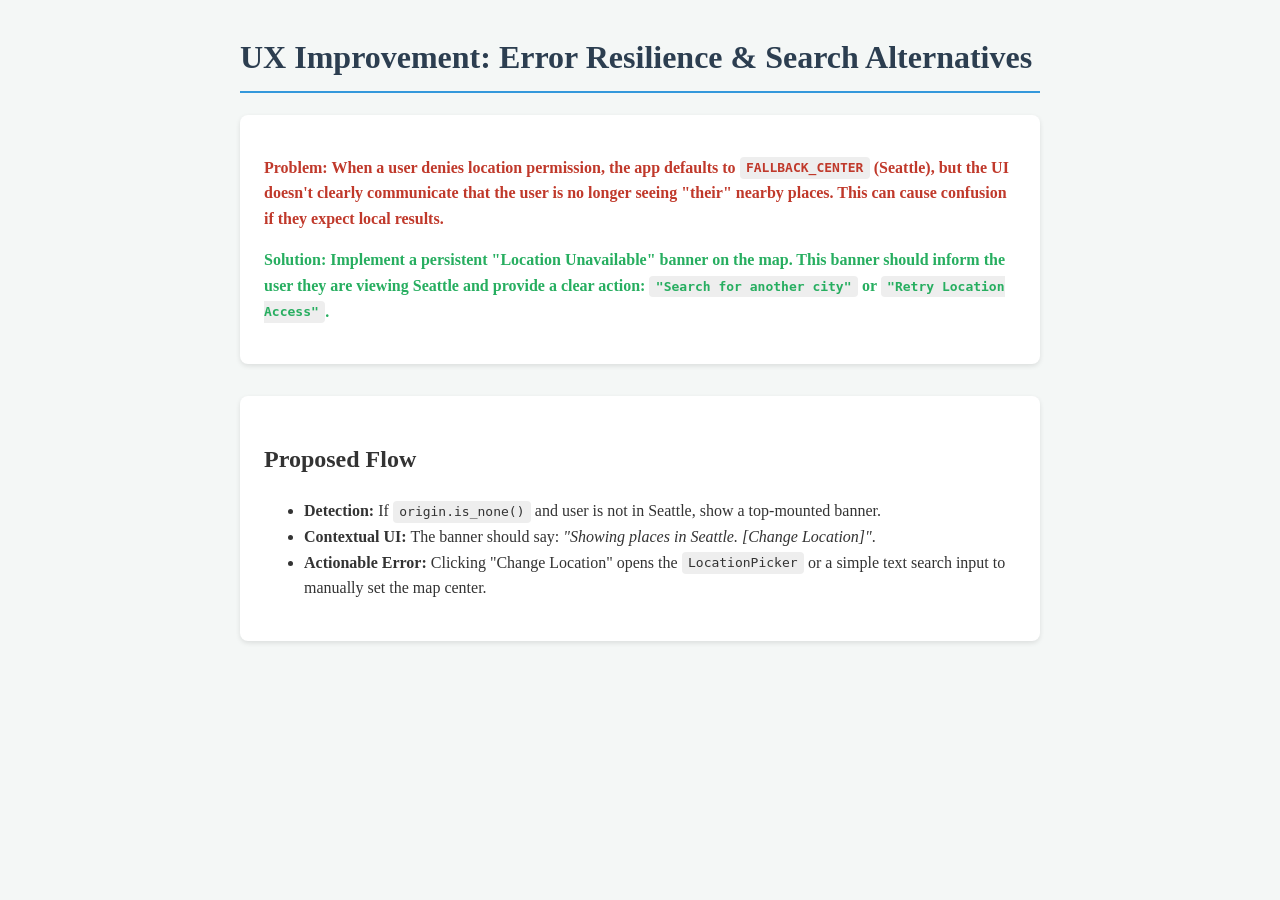
<file: ux_improvement_accessibility.html>
<!DOCTYPE html>
<html lang="en">
<head>
    <meta charset="UTF-8">
    <meta name="viewport" content="width=device-width, initial-scale=1.0">
    <title>UX Suggestion: Error Resilience & Search Alternatives</title>
    <style>
        body { font-family: -apple-system, BlinkMacTL; line-height: 1.6; color: #333; max-width: 800px; margin: 2rem auto; padding: 0 1rem; background: #f4f7f6; }
        h1 { color: #2c3e50; border-bottom: 2px solid #3498db; padding-bottom: 0.5rem; }
        .card { background: white; padding: 1.5rem; border-radius: 8px; box-shadow: 0 2px 5px rgba(0,0,0,0.1); margin-bottom: 2rem; }
        .problem { color: #c0392b; font-weight: bold; }
        .solution { color: #27ae60; font-weight: bold; }
        code { background: #eee; padding: 0.2rem 0.4rem; border-radius: 4px; font-family: monospace; }
    </style>
</head>
<body>
    <h1>UX Improvement: Error Resilience & Search Alternatives</h1>

    <div class="card">
        <p class="problem"><strong class="problem">Problem:</strong> When a user denies location permission, the app defaults to <code class="code">FALLBACK_CENTER</code> (Seattle), but the UI doesn't clearly communicate that the user is no longer seeing "their" nearby places. This can cause confusion if they expect local results.</p>
        
        <p class="solution"><strong class="solution">Solution:</strong> Implement a persistent "Location Unavailable" banner on the map. This banner should inform the user they are viewing Seattle and provide a clear action: <code class="code">"Search for another city"</code> or <code class="code">"Retry Location Access"</code>.</p>
    </div>

    <div class="card">
        <h2>Proposed Flow</h2>
        <ul>
            <li><strong>Detection:</strong> If <code>origin.is_none()</code> and user is not in Seattle, show a top-mounted banner.</li>
            <li><strong>Contextual UI:</strong> The banner should say: <em>"Showing places in Seattle. [Change Location]"</em>.</li>
            <li><strong>Actionable Error:</strong> Clicking "Change Location" opens the <code class="code">LocationPicker</code> or a simple text search input to manually set the map center.</li>
        </ul>
    </div>
</body>
</html>
</file>
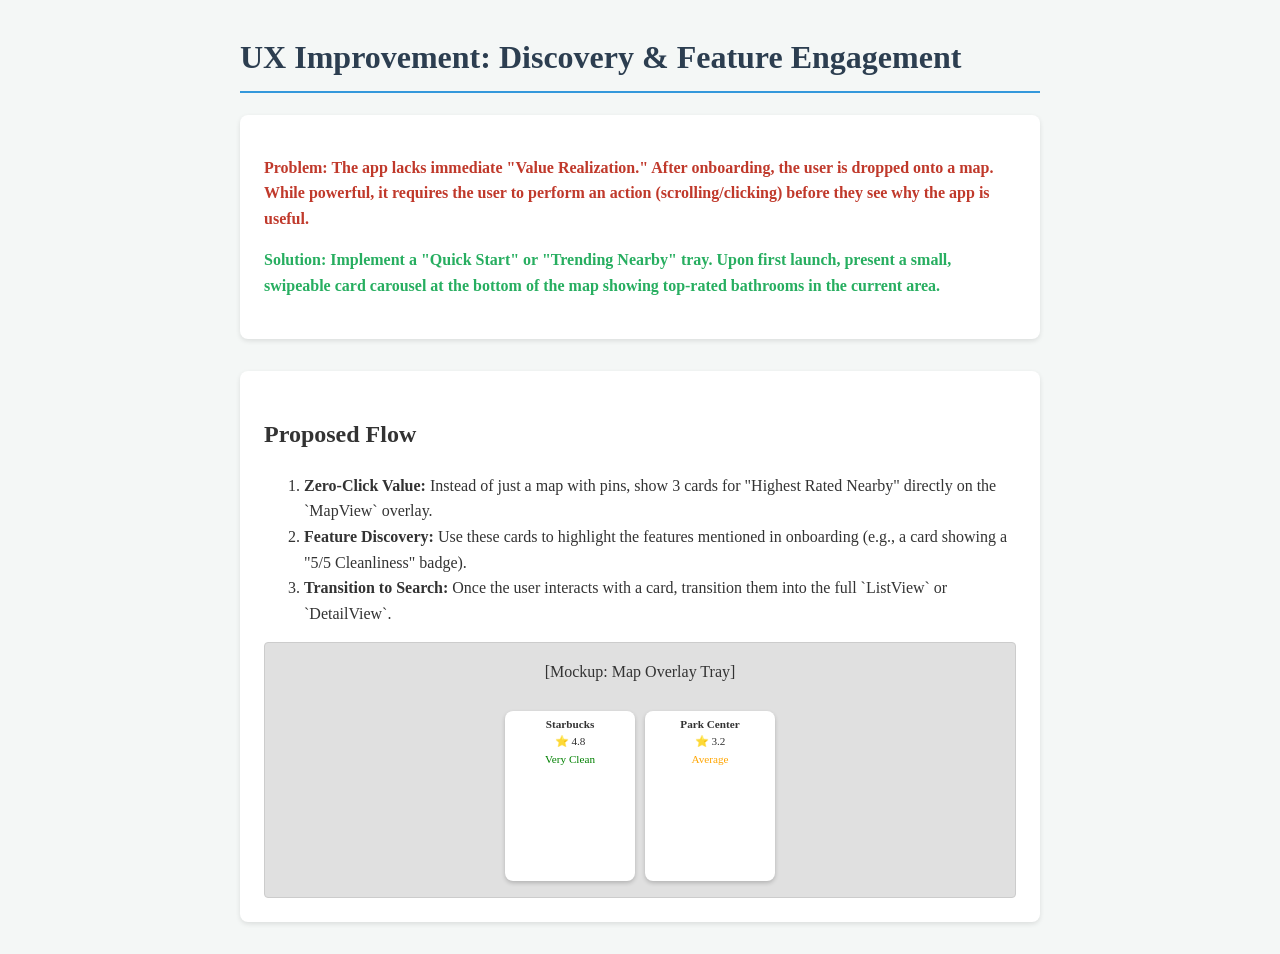
<file: ux_improvement_discovery.html>
<!DOCTYPE html>
<html lang="en">
<head>
    <meta charset="UTF-8">
    <meta name="viewport" content="width=device-width, initial-scale=1.0">
    <title>UX Suggestion: Discovery & Feature Engagement</title>
    <style>
        body { font-family: -apple-system, BlinkMacTL; line-height: 1.6; color: #333; max-width: 800px; margin: 2rem auto; padding: 0 1rem; background: #f4f7f6; }
        h1 { color: #2c3e50; border-bottom: 2px solid #3498db; padding-bottom: 0.5rem; }
        .card { background: white; padding: 1.5rem; border-radius: 8px; box-shadow: 0 2px 5px rgba(0,0,0,0.1); margin-bottom: 2rem; }
        .problem { color: #c0392b; font-weight: bold; }
        .solution { color: #27ae60; font-weight: bold; }
        code { background: #eee; padding: 0.2rem 0.4rem; border-radius: 4px; font-family: monospace; }
        .mockup { background: #e0e0e0; border: 1px solid #ccc; padding: 1rem; margin-top: 1rem; text-align: center; border-radius: 4px; }
    </string>
    </style>
</head>
<body>
    <h1>UX Improvement: Discovery & Feature Engagement</h1>
    
    <div class="card">
        <p class="problem"><strong class="problem">Problem:</strong> The app lacks immediate "Value Realization." After onboarding, the user is dropped onto a map. While powerful, it requires the user to perform an action (scrolling/clicking) before they see why the app is useful.</p>
        
        <p class="solution"><strong class="solution">Solution:</strong> Implement a "Quick Start" or "Trending Nearby" tray. Upon first launch, present a small, swipeable card carousel at the bottom of the map showing top-rated bathrooms in the current area.</p>
    </div>

    <div class="card">
        <h2>Proposed Flow</h2>
        <ol>
            <li><strong>Zero-Click Value:</strong> Instead of just a map with pins, show 3 cards for "Highest Rated Nearby" directly on the `MapView` overlay.</li>
            <li><strong>Feature Discovery:</strong> Use these cards to highlight the features mentioned in onboarding (e.g., a card showing a "5/5 Cleanliness" badge).</li>
            <li><strong>Transition to Search:</strong> Once the user interacts with a card, transition them into the full `ListView` or `DetailView`.</li>
        </ol>

        <div class="mockup">
            [Mockup: Map Overlay Tray] <br>
            <br>
            <div style="display: flex; justify-content: center; gap: 10px;">
                <div style="width: 120px; height: 160px; background: white; border-radius: 8px; padding: 5px; font-size: 0.7rem; box-shadow: 0 2px 4px rgba(0,0,0,0.2);">
                    <strong>Starbucks</strong><br>
                    ⭐ 4.8<br>
                    <span style="color: green;">Very Clean</span>
                </div>
                <div style="width: 120px; height: 160px; background: white; border-radius: 8px; padding: 5px; font-size: 0.7rem; box-shadow: 0 2px 4px rgba(0,0,0,0.2);">
                    <strong>Park Center</strong><br>
                    ⭐ 3.2<br>
                    <span style="color: orange;">Average</span>
                </div>
            </div>
        </div>
    </div>
</body>
</html>
</file>
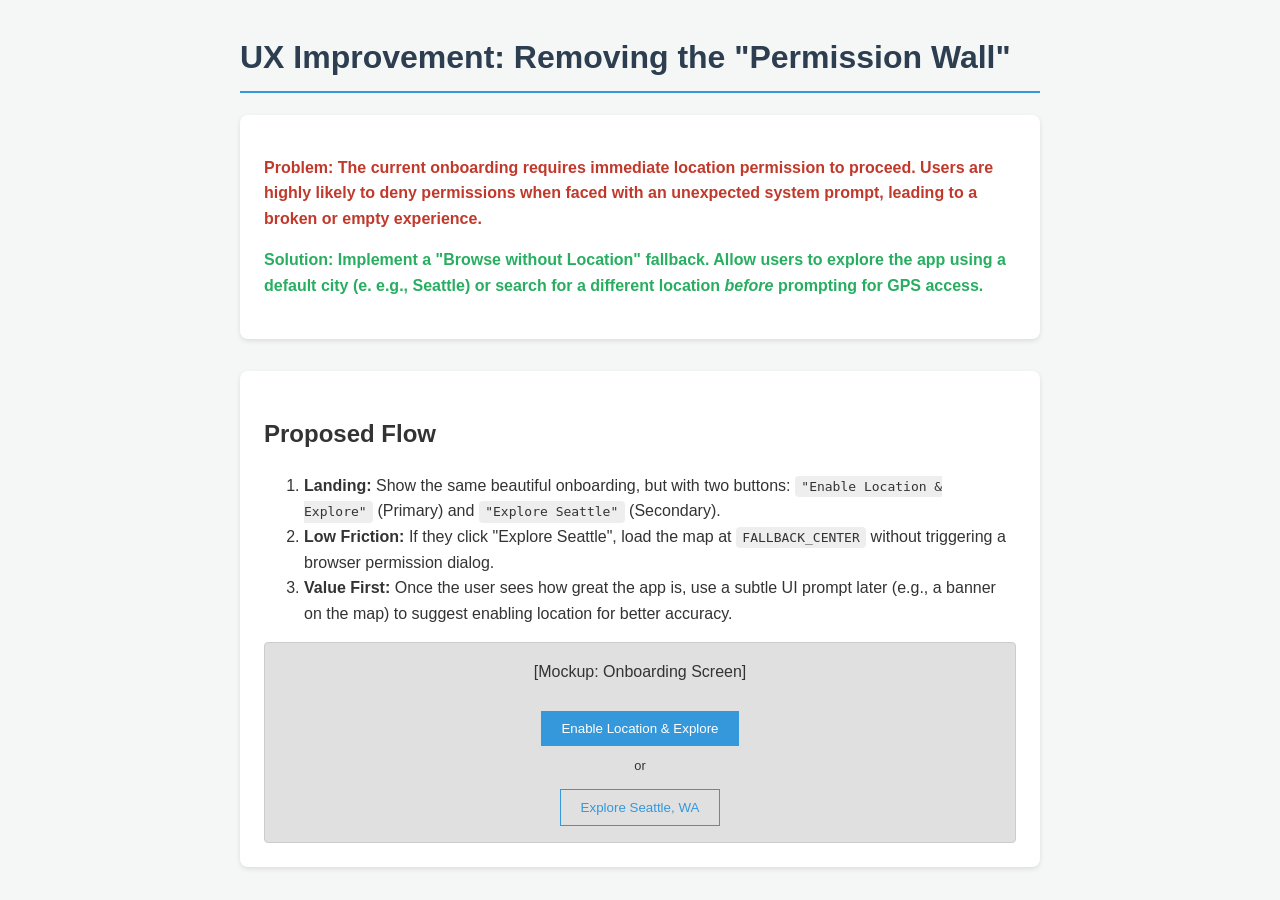
<file: ux_improvement_onboarding.html>
<!DOCTYPE html>
<html lang="en">
<head>
    <meta charset="UTF-8">
    <meta name="viewport" content="width=device-width, initial-scale=1.0">
    <title>UX Suggestion: Reducing the Permission Wall</title>
    <style>
        body { font-family: -apple-system, BlinkMacSystemFont, "Segoe UI", Roboto, Helvetica, Arial, sans-serif; line-height: 1.6; color: #333; max-width: 800px; margin: 2rem auto; padding: 0 1rem; background: #f4f7f6; }
        h1 { color: #2c3e50; border-bottom: 2px solid #3498db; padding-bottom: 0.5rem; }
        .card { background: white; padding: 1.5rem; border-radius: 8px; box-shadow: 0 2px 5px rgba(0,0,0,0.1); margin-bottom: 2rem; }
        .problem { color: #c0392b; font-weight: bold; }
        .solution { color: #27ae60; font-weight: bold; }
        code { background: #eee; padding: 0.2rem 0.4rem; border-radius: 4px; font-family: monospace; }
        .mockup { background: #e0e0e0; border: 1px solid #ccc; padding: 1rem; margin-top: 1rem; text-align: center; border-radius: 4px; }
    </string>
    </style>
</head>
<body>
    <h1>UX Improvement: Removing the "Permission Wall"</h1>
    
    <div class="card">
        <p class="problem"><strong>Problem:</strong> The current onboarding requires immediate location permission to proceed. Users are highly likely to deny permissions when faced with an unexpected system prompt, leading to a broken or empty experience.</p>
        
        <p class="solution"><strong>Solution:</strong> Implement a "Browse without Location" fallback. Allow users to explore the app using a default city (e.					  e.g., Seattle) or search for a different location <em>before</em> prompting for GPS access.</p>
    </div>

    <div class="card">
        <h2>Proposed Flow</h2>
        <ol>
            <li><strong>Landing:</strong> Show the same beautiful onboarding, but with two buttons: <code>"Enable Location & Explore"</code> (Primary) and <code>"Explore Seattle"</code> (Secondary).</li>
            <li><strong>Low Friction:</strong> If they click "Explore Seattle", load the map at <code>FALLBACK_CENTER</code> without triggering a browser permission dialog.</li>
            <li><strong>Value First:</strong> Once the user sees how great the app is, use a subtle UI prompt later (e.g., a banner on the map) to suggest enabling location for better accuracy.</li>
        </ol>

        <div class="mockup">
            [Mockup: Onboarding Screen] <br>
            <br>
            <button style="background:#3498db; color:white; padding:10px 20px; border:none; border-raise:2px;">Enable Location & Explore</button>
            <p style='font-size: 0.8rem; margin-top:10px;'>or</p>
            <button style="background:transparent; color:#3498db; padding:10px 20px; border:1px solid #3498db;">Explore Seattle, WA</button>
        </div>
    </div>
</body>
</html>
</file>
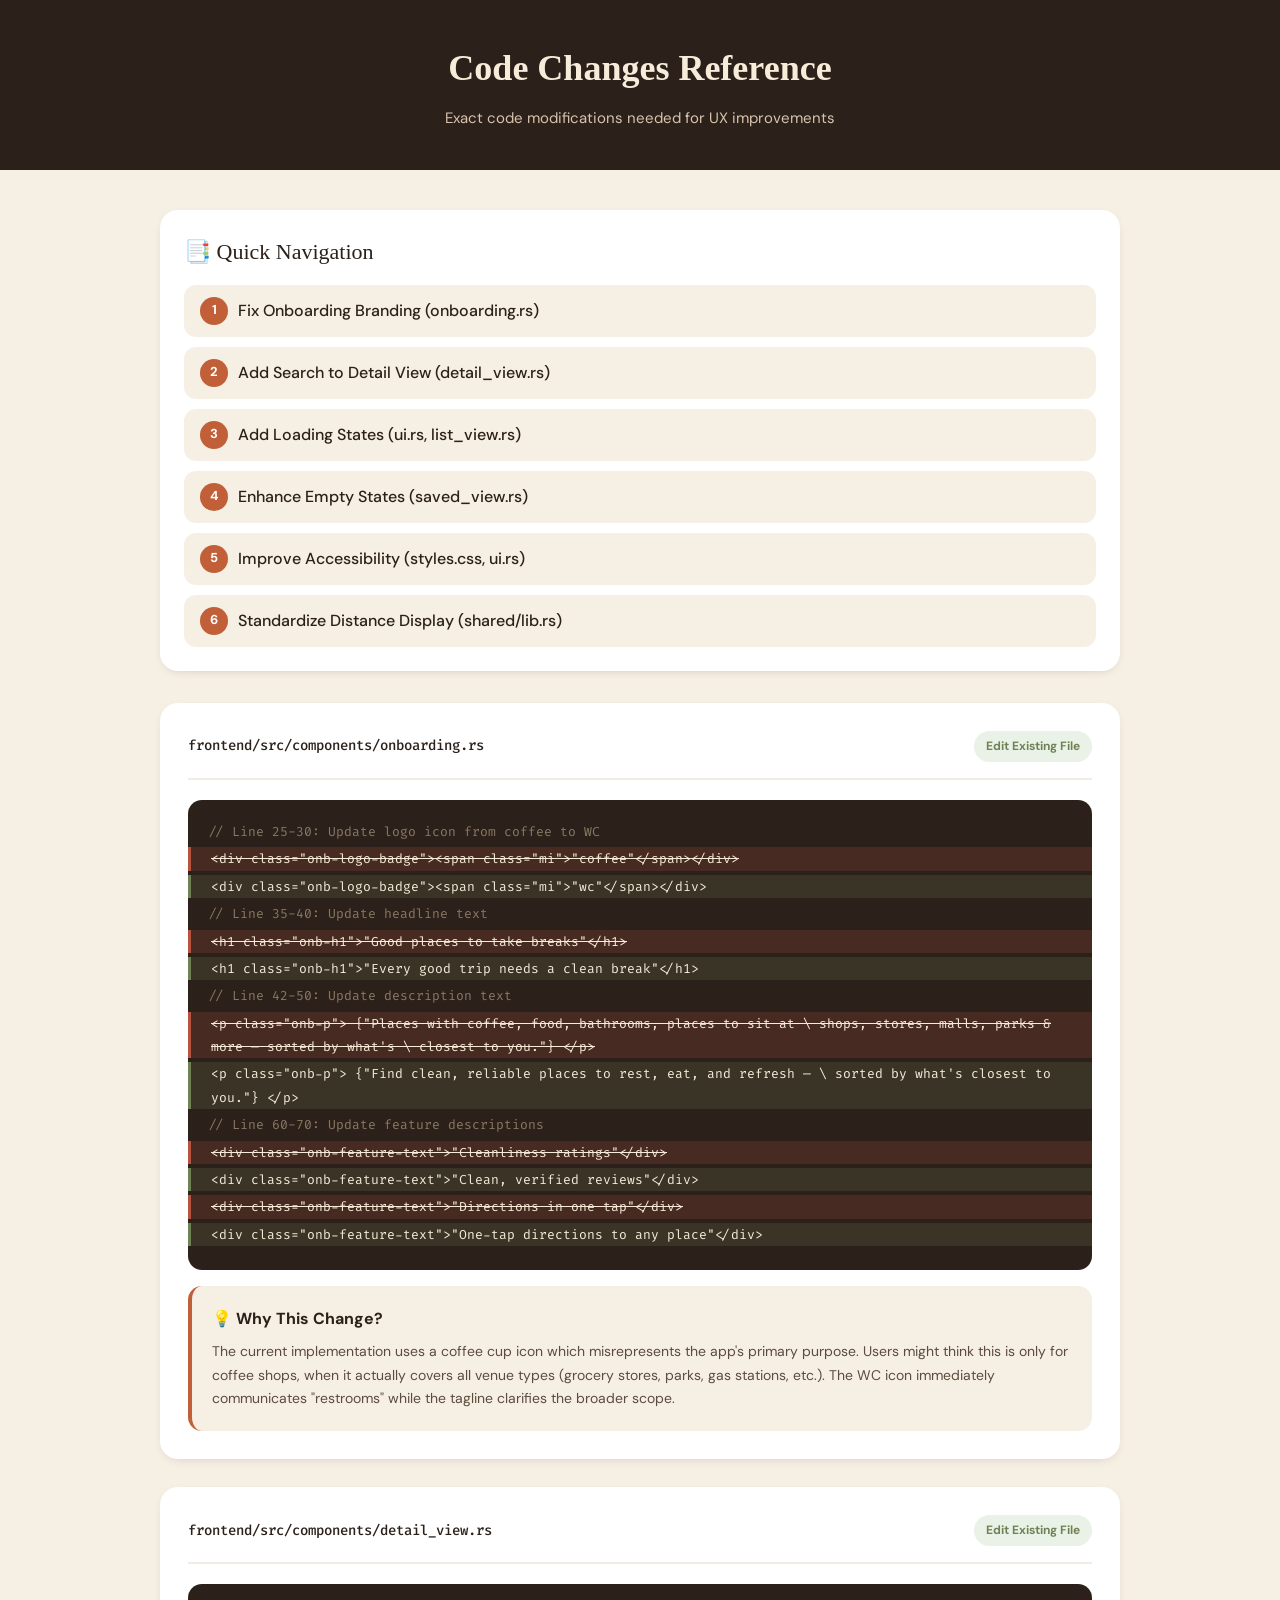
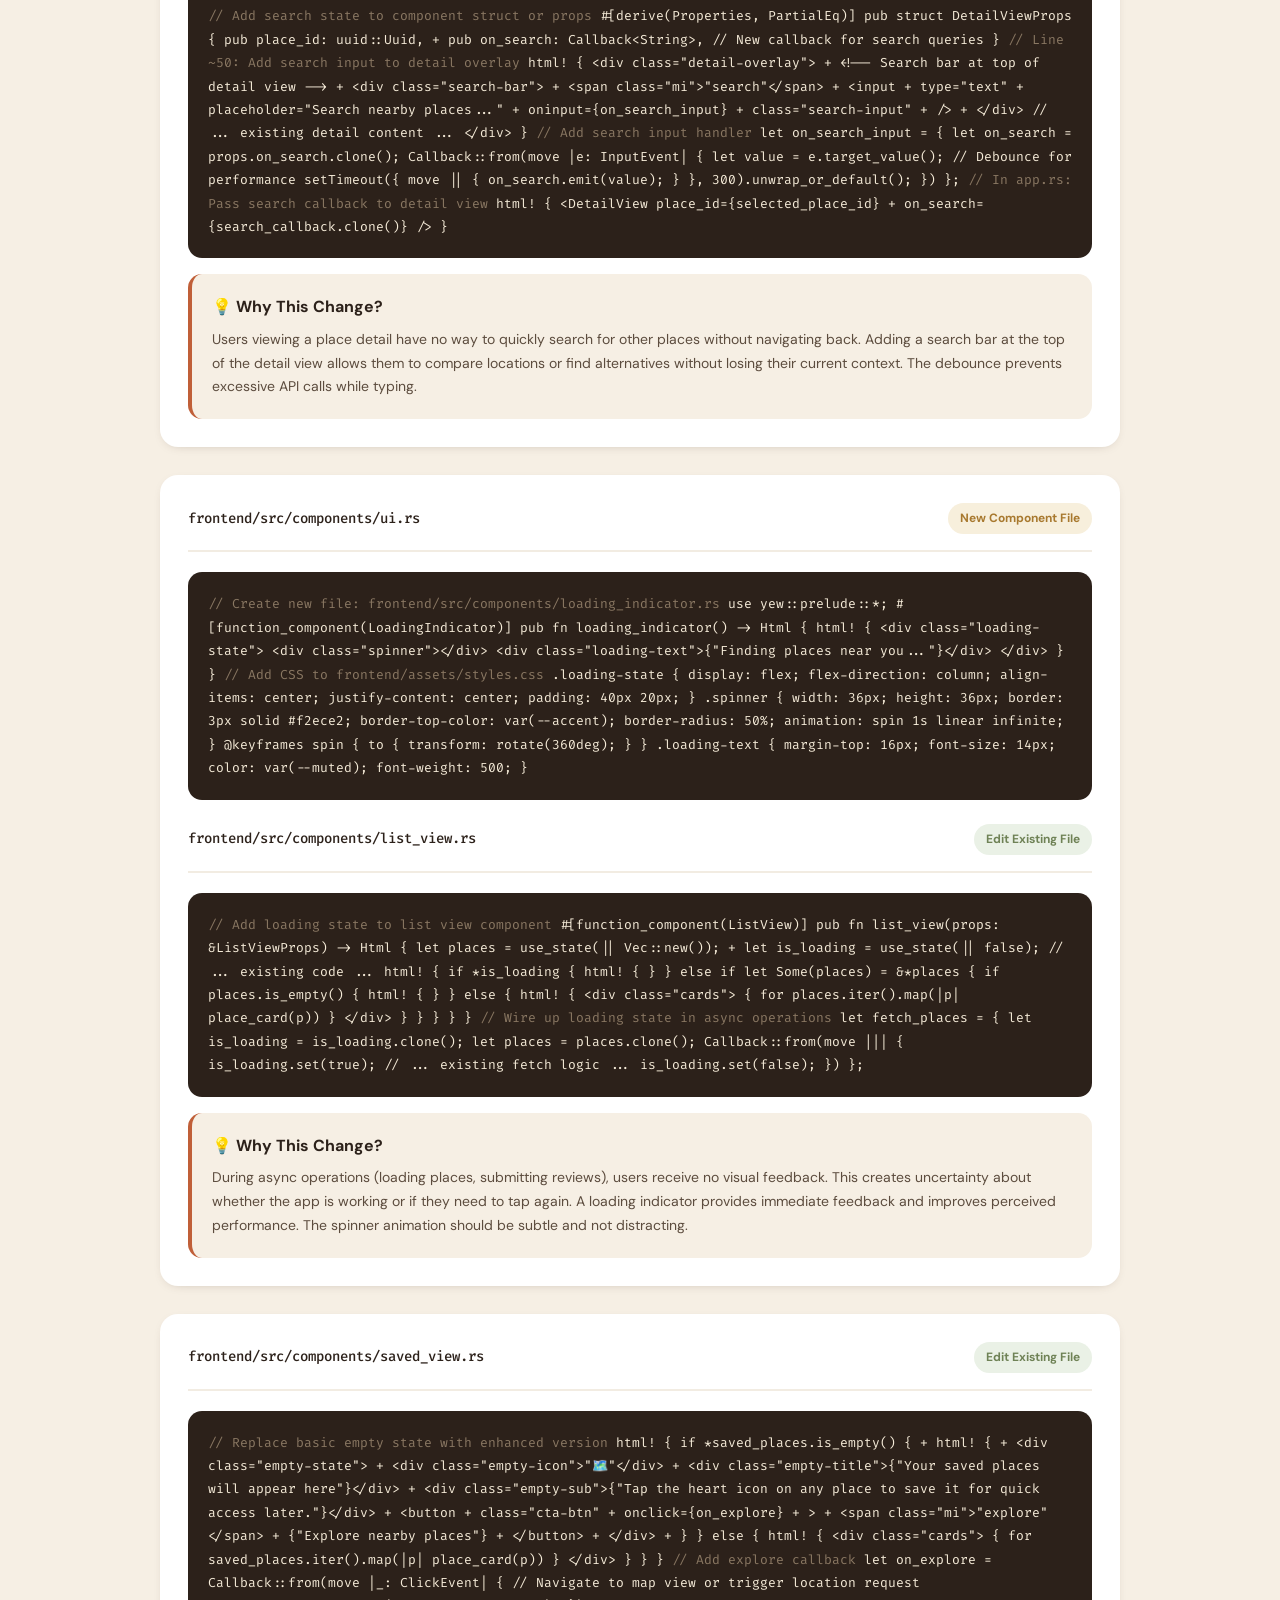
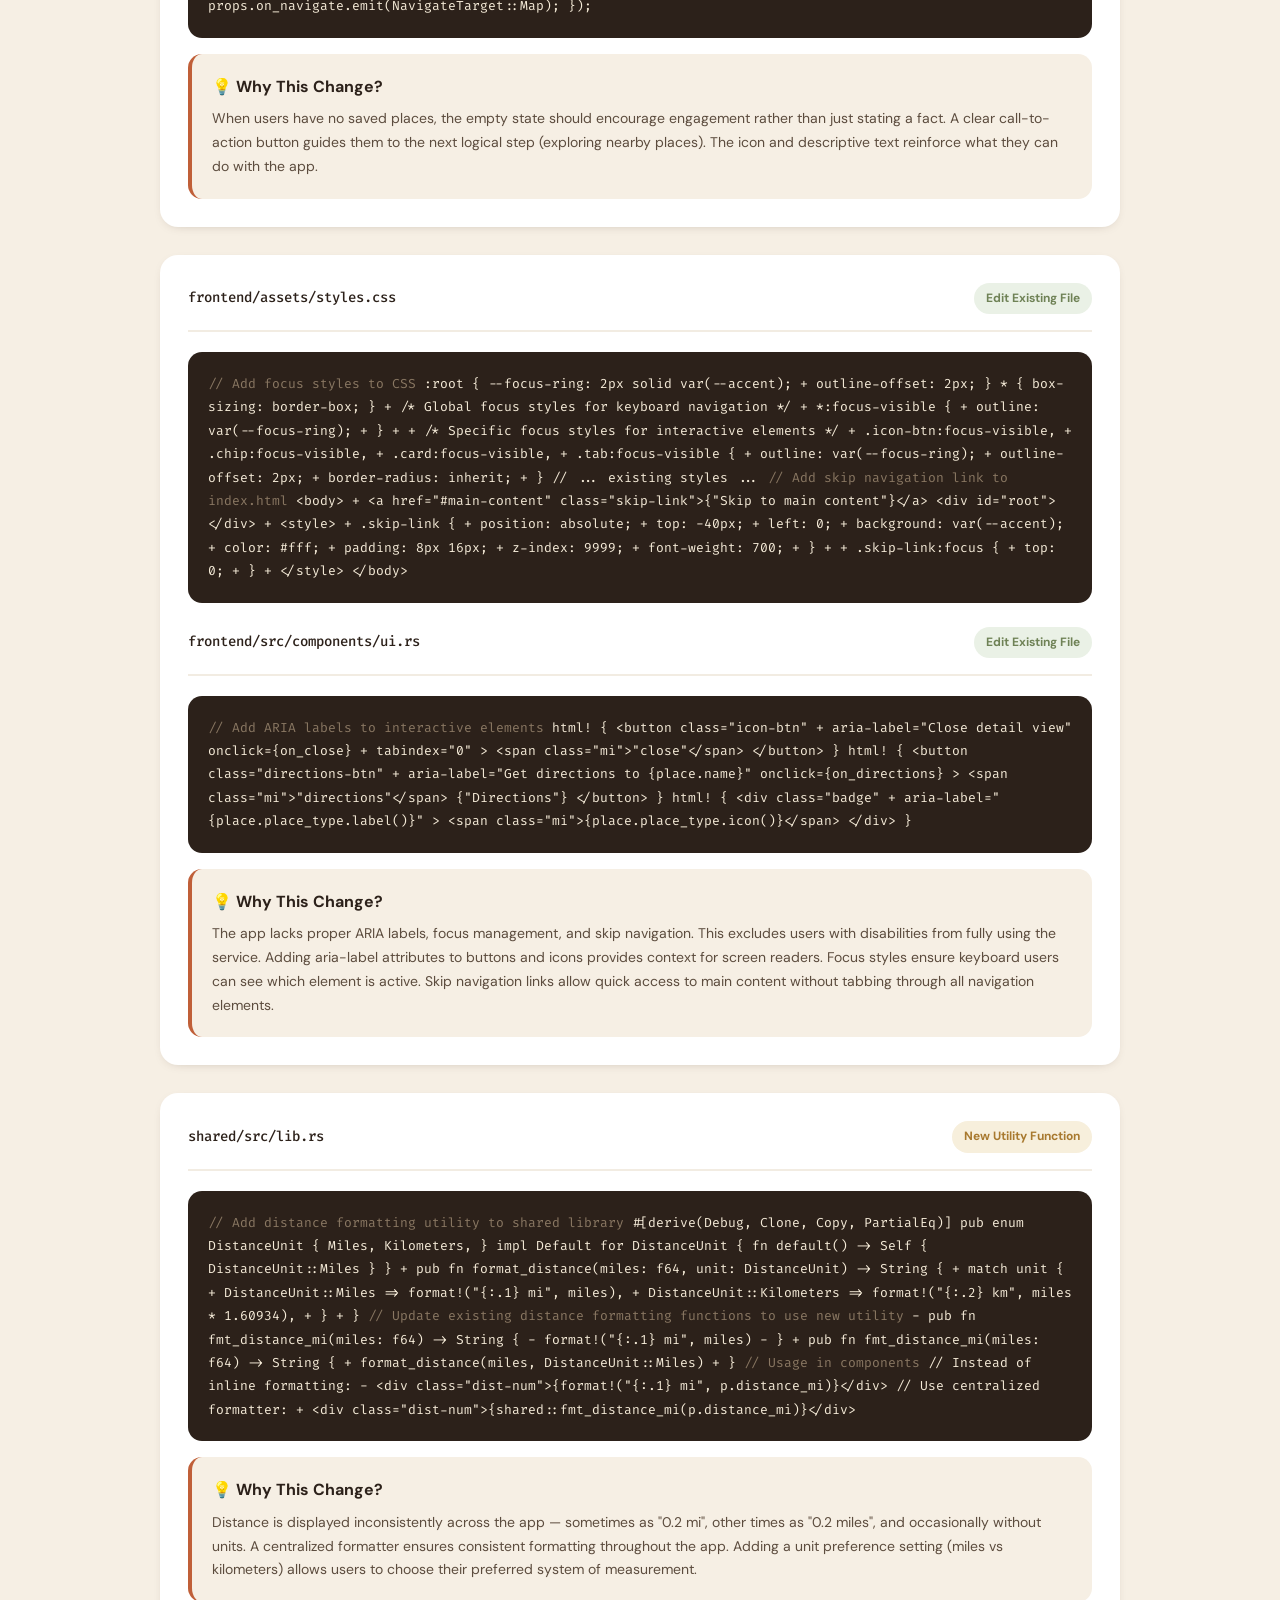
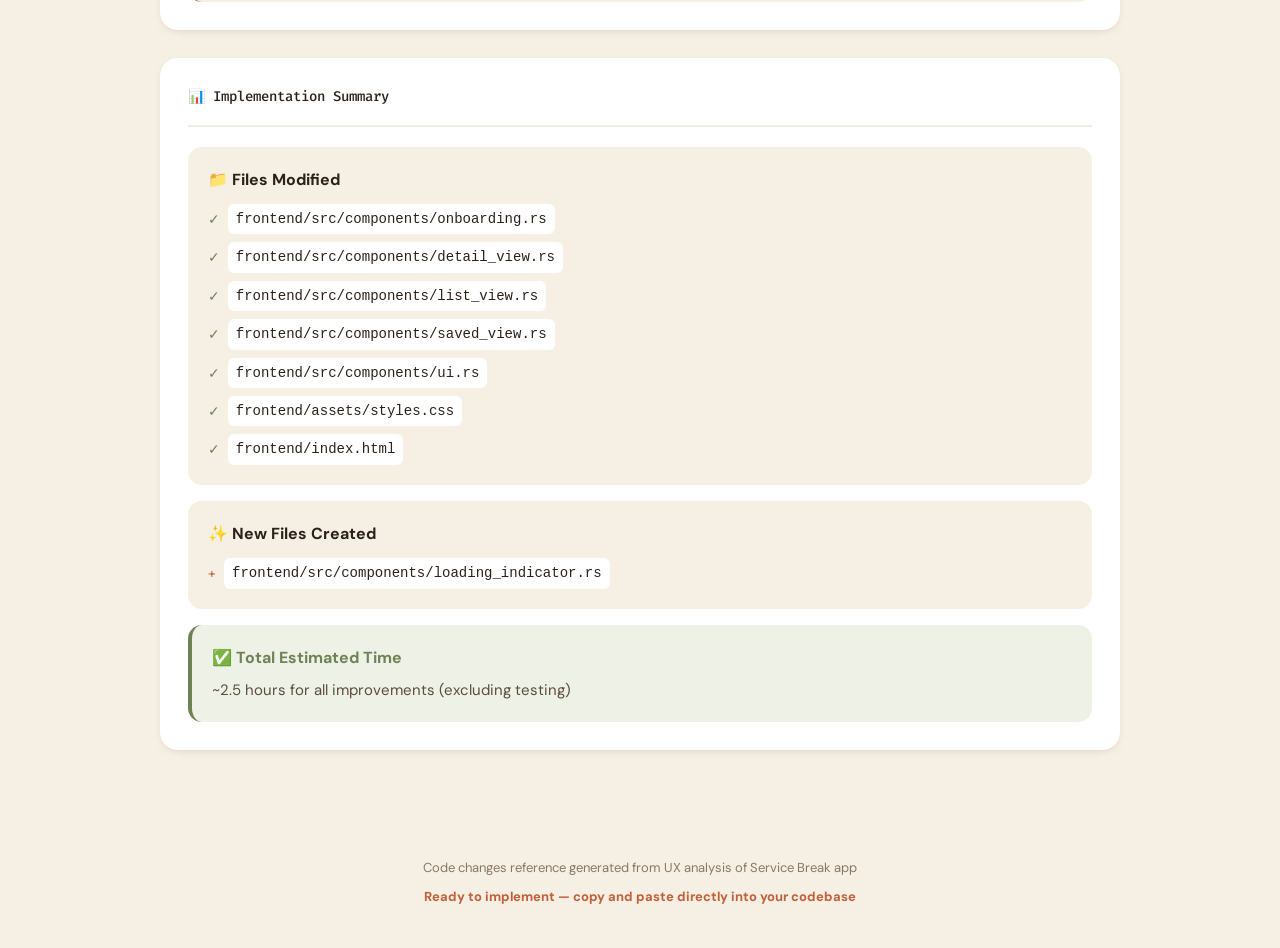
<file: frontend/public/ux-improvements-code-changes.html>
<!DOCTYPE html>
<html lang="en">
<head>
  <meta charset="UTF-8">
  <meta name="viewport" content="width=device-width, initial-scale=1.0">
  <title>Service Break — Code Changes Reference</title>
  <link rel="stylesheet" href="https://fonts.googleapis.com/css2?family=DM+Sans:wght@400;500;700&family=Fira+Code:wght@400;500&display=swap">
  <style>
    :root {
      --bg: #f6efe4;
      --ink: #2c211a;
      --muted: #8a7863;
      --accent: #c05f38;
      --green: #6f8256;
      --red: #b5533f;
    }
    
    * { box-sizing: border-box; margin: 0; padding: 0; }
    
    body {
      font-family: 'DM Sans', system-ui, sans-serif;
      background: var(--bg);
      color: var(--ink);
      line-height: 1.6;
    }
    
    .header {
      background: var(--ink);
      color: #f6ecd9;
      padding: 40px 20px;
      text-align: center;
    }
    
    .header h1 {
      font-family: 'Instrument Serif', serif;
      font-size: 36px;
      margin-bottom: 8px;
    }
    
    .header p {
      color: #d8c3ac;
      font-size: 15px;
    }
    
    .container {
      max-width: 1000px;
      margin: 0 auto;
      padding: 40px 20px;
    }
    
    .file-section {
      background: #fff;
      border-radius: 18px;
      padding: 28px;
      margin-bottom: 28px;
      box-shadow: 0 3px 12px -7px rgba(74, 53, 39, .4);
    }
    
    .file-header {
      display: flex;
      align-items: center;
      justify-content: space-between;
      margin-bottom: 20px;
      padding-bottom: 16px;
      border-bottom: 2px solid #f2ece2;
    }
    
    .file-path {
      font-family: 'Fira Code', monospace;
      font-size: 14px;
      color: var(--ink);
      font-weight: 500;
    }
    
    .change-type {
      padding: 6px 12px;
      border-radius: 999px;
      font-size: 12px;
      font-weight: 700;
    }
    
    .type-edit { background: #eaf1e6; color: var(--green); }
    .type-new { background: #f7efdc; color: #a8792f; }
    
    .code-block {
      background: #2c211a;
      color: #f6ecd9;
      border-radius: 14px;
      padding: 20px;
      font-family: 'Fira Code', monospace;
      font-size: 13px;
      line-height: 1.8;
      overflow-x: auto;
    }
    
    .code-add { background: rgba(111, 130, 86, 0.2); display: block; margin: 4px -20px; padding: 0 20px; border-left: 3px solid var(--green); }
    .code-remove { background: rgba(181, 83, 63, 0.2); display: block; margin: 4px -20px; padding: 0 20px; border-left: 3px solid var(--red); text-decoration: line-through; }
    .code-context { color: #8a7863; }
    
    .comment-block {
      background: #f6efe4;
      border-radius: 14px;
      padding: 20px;
      margin-top: 16px;
      border-left: 4px solid var(--accent);
    }
    
    .comment-title {
      font-weight: 700;
      color: var(--ink);
      margin-bottom: 8px;
      display: flex;
      align-items: center;
      gap: 8px;
    }
    
    .comment-text {
      font-size: 14px;
      color: #5c4c3e;
      line-height: 1.7;
    }
    
    .toc {
      background: #fff;
      border-radius: 18px;
      padding: 24px;
      margin-bottom: 32px;
      box-shadow: 0 3px 12px -7px rgba(74, 53, 39, .4);
    }
    
    .toc-title {
      font-family: 'Instrument Serif', serif;
      font-size: 22px;
      margin-bottom: 16px;
      color: var(--ink);
    }
    
    .toc-list {
      list-style: none;
      display: grid;
      gap: 10px;
    }
    
    .toc-item a {
      display: flex;
      align-items: center;
      gap: 10px;
      padding: 12px 16px;
      background: #f6efe4;
      border-radius: 12px;
      text-decoration: none;
      color: var(--ink);
      font-weight: 500;
      transition: all 0.2s;
    }
    
    .toc-item a:hover {
      background: #e7dccb;
      transform: translateX(4px);
    }
    
    .toc-number {
      width: 28px;
      height: 28px;
      background: var(--accent);
      color: #fff;
      border-radius: 50%;
      display: flex;
      align-items: center;
      justify-content: center;
      font-size: 13px;
      font-weight: 700;
    }
    
    .footer {
      text-align: center;
      padding: 40px 20px;
      color: var(--muted);
      font-size: 13px;
    }
  </style>
</head>
<body>
  <div class="header">
    <h1>Code Changes Reference</h1>
    <p>Exact code modifications needed for UX improvements</p>
  </div>
  
  <div class="container">
    <!-- Table of Contents -->
    <div class="toc">
      <div class="toc-title">📑 Quick Navigation</div>
      <ul class="toc-list">
        <li class="toc-item"><a href="#onboarding"><span class="toc-number">1</span> Fix Onboarding Branding (onboarding.rs)</a></li>
        <li class="toc-item"><a href="#detail-search"><span class="toc-number">2</span> Add Search to Detail View (detail_view.rs)</a></li>
        <li class="toc-item"><a href="#loading-state"><span class="toc-number">3</span> Add Loading States (ui.rs, list_view.rs)</a></li>
        <li class="toc-item"><a href="#empty-states"><span class="toc-number">4</span> Enhance Empty States (saved_view.rs)</a></li>
        <li class="toc-item"><a href="#accessibility"><span class="toc-number">5</span> Improve Accessibility (styles.css, ui.rs)</a></li>
        <li class="toc-item"><a href="#distance-formatting"><span class="toc-number">6</span> Standardize Distance Display (shared/lib.rs)</a></li>
      </ul>
    </div>
    
    <!-- Change 1: Onboarding -->
    <div id="onboarding" class="file-section">
      <div class="file-header">
        <span class="file-path">frontend/src/components/onboarding.rs</span>
        <span class="change-type type-edit">Edit Existing File</span>
      </div>
      
      <div class="code-block">
<span class="code-context">// Line 25-30: Update logo icon from coffee to WC</span>
<span class="code-remove">&lt;div class="onb-logo-badge"&gt;&lt;span class="mi"&gt;"coffee"&lt;/span&gt;&lt;/div&gt;</span>
<span class="code-add">&lt;div class="onb-logo-badge"&gt;&lt;span class="mi"&gt;"wc"&lt;/span&gt;&lt;/div&gt;</span>

<span class="code-context">// Line 35-40: Update headline text</span>
<span class="code-remove">&lt;h1 class="onb-h1"&gt;"Good places to take breaks"&lt;/h1&gt;</span>
<span class="code-add">&lt;h1 class="onb-h1"&gt;"Every good trip needs a clean break"&lt;/h1&gt;</span>

<span class="code-context">// Line 42-50: Update description text</span>
<span class="code-remove">&lt;p class="onb-p"&gt;
    {"Places with coffee, food, bathrooms, places to sit at \
      shops, stores, malls, parks & more — sorted by what's \
      closest to you."}
&lt;/p&gt;</span>
<span class="code-add">&lt;p class="onb-p"&gt;
    {"Find clean, reliable places to rest, eat, and refresh — \
     sorted by what's closest to you."}
&lt;/p&gt;</span>

<span class="code-context">// Line 60-70: Update feature descriptions</span>
<span class="code-remove">&lt;div class="onb-feature-text"&gt;"Cleanliness ratings"&lt;/div&gt;</span>
<span class="code-add">&lt;div class="onb-feature-text"&gt;"Clean, verified reviews"&lt;/div&gt;</span>

<span class="code-remove">&lt;div class="onb-feature-text"&gt;"Directions in one tap"&lt;/div&gt;</span>
<span class="code-add">&lt;div class="onb-feature-text"&gt;"One-tap directions to any place"&lt;/div&gt;</span>
      </div>
      
      <div class="comment-block">
        <div class="comment-title">💡 Why This Change?</div>
        <div class="comment-text">
          The current implementation uses a coffee cup icon which misrepresents the app's primary purpose. 
          Users might think this is only for coffee shops, when it actually covers all venue types (grocery stores, 
          parks, gas stations, etc.). The WC icon immediately communicates "restrooms" while the tagline clarifies 
          the broader scope.
        </div>
      </div>
    </div>
    
    <!-- Change 2: Detail View Search -->
    <div id="detail-search" class="file-section">
      <div class="file-header">
        <span class="file-path">frontend/src/components/detail_view.rs</span>
        <span class="change-type type-edit">Edit Existing File</span>
      </div>
      
      <div class="code-block">
<span class="code-context">// Add search state to component struct or props</span>
#[derive(Properties, PartialEq)]
pub struct DetailViewProps {
    pub place_id: uuid::Uuid,
+   pub on_search: Callback&lt;String&gt;,  // New callback for search queries
}

<span class="code-context">// Line ~50: Add search input to detail overlay</span>
html! {
    &lt;div class="detail-overlay"&gt;
+       &lt;!-- Search bar at top of detail view --&gt;
+       &lt;div class="search-bar"&gt;
+           &lt;span class="mi"&gt;"search"&lt;/span&gt;
+           &lt;input 
+               type="text" 
+               placeholder="Search nearby places..."
+               oninput={on_search_input}
+               class="search-input"
+           /&gt;
+       &lt;/div&gt;
        
        // ... existing detail content ...
    &lt;/div&gt;
}

<span class="code-context">// Add search input handler</span>
let on_search_input = {
    let on_search = props.on_search.clone();
    Callback::from(move |e: InputEvent| {
        let value = e.target_value();
        // Debounce for performance
        setTimeout({
            move || {
                on_search.emit(value);
            }
        }, 300).unwrap_or_default();
    })
};

<span class="code-context">// In app.rs: Pass search callback to detail view</span>
html! {
    &lt;DetailView 
        place_id={selected_place_id}
+       on_search={search_callback.clone()}
    /&gt;
}
      </div>
      
      <div class="comment-block">
        <div class="comment-title">💡 Why This Change?</div>
        <div class="comment-text">
          Users viewing a place detail have no way to quickly search for other places without navigating back. 
          Adding a search bar at the top of the detail view allows them to compare locations or find alternatives 
          without losing their current context. The debounce prevents excessive API calls while typing.
        </div>
      </div>
    </div>
    
    <!-- Change 3: Loading States -->
    <div id="loading-state" class="file-section">
      <div class="file-header">
        <span class="file-path">frontend/src/components/ui.rs</span>
        <span class="change-type type-new">New Component File</span>
      </div>
      
      <div class="code-block">
<span class="code-context">// Create new file: frontend/src/components/loading_indicator.rs</span>

use yew::prelude::*;

#[function_component(LoadingIndicator)]
pub fn loading_indicator() -&gt; Html {
    html! {
        &lt;div class="loading-state"&gt;
            &lt;div class="spinner"&gt;&lt;/div&gt;
            &lt;div class="loading-text"&gt;{"Finding places near you..."}&lt;/div&gt;
        &lt;/div&gt;
    }
}

<span class="code-context">// Add CSS to frontend/assets/styles.css</span>
.loading-state {
    display: flex;
    flex-direction: column;
    align-items: center;
    justify-content: center;
    padding: 40px 20px;
}

.spinner {
    width: 36px;
    height: 36px;
    border: 3px solid #f2ece2;
    border-top-color: var(--accent);
    border-radius: 50%;
    animation: spin 1s linear infinite;
}

@keyframes spin {
    to { transform: rotate(360deg); }
}

.loading-text {
    margin-top: 16px;
    font-size: 14px;
    color: var(--muted);
    font-weight: 500;
}
      </div>
      
      <div class="file-header" style="margin-top: 24px;">
        <span class="file-path">frontend/src/components/list_view.rs</span>
        <span class="change-type type-edit">Edit Existing File</span>
      </div>
      
      <div class="code-block">
<span class="code-context">// Add loading state to list view component</span>
#[function_component(ListView)]
pub fn list_view(props: &ListViewProps) -&gt; Html {
    let places = use_state(|| Vec::new());
+   let is_loading = use_state(|| false);
    
    // ... existing code ...
    
    html! {
        if *is_loading {
            html! { <LoadingIndicator /> }
        } else if let Some(places) = &*places {
            if places.is_empty() {
                html! { <EmptyState /> }
            } else {
                html! {
                    &lt;div class="cards"&gt;
                        { for places.iter().map(|p| place_card(p)) }
                    &lt;/div&gt;
                }
            }
        }
    }
}

<span class="code-context">// Wire up loading state in async operations</span>
let fetch_places = {
    let is_loading = is_loading.clone();
    let places = places.clone();
    Callback::from(move ||| {
        is_loading.set(true);
        // ... existing fetch logic ...
        is_loading.set(false);
    })
};
      </div>
      
      <div class="comment-block">
        <div class="comment-title">💡 Why This Change?</div>
        <div class="comment-text">
          During async operations (loading places, submitting reviews), users receive no visual feedback. 
          This creates uncertainty about whether the app is working or if they need to tap again. A loading 
          indicator provides immediate feedback and improves perceived performance. The spinner animation 
          should be subtle and not distracting.
        </div>
      </div>
    </div>
    
    <!-- Change 4: Empty States -->
    <div id="empty-states" class="file-section">
      <div class="file-header">
        <span class="file-path">frontend/src/components/saved_view.rs</span>
        <span class="change-type type-edit">Edit Existing File</span>
      </div>
      
      <div class="code-block">
<span class="code-context">// Replace basic empty state with enhanced version</span>
html! {
    if *saved_places.is_empty() {
+       html! {
+           &lt;div class="empty-state"&gt;
+               &lt;div class="empty-icon"&gt;"🗺️"&lt;/div&gt;
+               &lt;div class="empty-title"&gt;{"Your saved places will appear here"}&lt;/div&gt;
+               &lt;div class="empty-sub"&gt;{"Tap the heart icon on any place to save it for quick access later."}&lt;/div&gt;
+               &lt;button 
+                   class="cta-btn" 
+                   onclick={on_explore}
+               &gt;
+                   &lt;span class="mi"&gt;"explore"&lt;/span&gt;
+                   {"Explore nearby places"}
+               &lt;/button&gt;
+           &lt;/div&gt;
+       }
    } else {
        html! {
            &lt;div class="cards"&gt;
                { for saved_places.iter().map(|p| place_card(p)) }
            &lt;/div&gt;
        }
    }
}

<span class="code-context">// Add explore callback</span>
let on_explore = Callback::from(move |_: ClickEvent| {
    // Navigate to map view or trigger location request
    props.on_navigate.emit(NavigateTarget::Map);
});
      </div>
      
      <div class="comment-block">
        <div class="comment-title">💡 Why This Change?</div>
        <div class="comment-text">
          When users have no saved places, the empty state should encourage engagement rather than just 
          stating a fact. A clear call-to-action button guides them to the next logical step (exploring 
          nearby places). The icon and descriptive text reinforce what they can do with the app.
        </div>
      </div>
    </div>
    
    <!-- Change 5: Accessibility -->
    <div id="accessibility" class="file-section">
      <div class="file-header">
        <span class="file-path">frontend/assets/styles.css</span>
        <span class="change-type type-edit">Edit Existing File</span>
      </div>
      
      <div class="code-block">
<span class="code-context">// Add focus styles to CSS</span>

:root {
  --focus-ring: 2px solid var(--accent);
+ outline-offset: 2px;
}

* { box-sizing: border-box; }

+ /* Global focus styles for keyboard navigation */
+ *:focus-visible {
+   outline: var(--focus-ring);
+ }
+ 
+ /* Specific focus styles for interactive elements */
+ .icon-btn:focus-visible,
+ .chip:focus-visible,
+ .card:focus-visible,
+ .tab:focus-visible {
+   outline: var(--focus-ring);
+   outline-offset: 2px;
+   border-radius: inherit;
+ }

// ... existing styles ...

<span class="code-context">// Add skip navigation link to index.html</span>
&lt;body&gt;
+ &lt;a href="#main-content" class="skip-link"&gt;{"Skip to main content"}&lt;/a&gt;
  
  &lt;div id="root"&gt;&lt;/div&gt;
  
+ &lt;style&gt;
+ .skip-link {
+   position: absolute;
+   top: -40px;
+   left: 0;
+   background: var(--accent);
+   color: #fff;
+   padding: 8px 16px;
+   z-index: 9999;
+   font-weight: 700;
+ }
+ 
+ .skip-link:focus {
+   top: 0;
+ }
+ &lt;/style&gt;
&lt;/body&gt;
      </div>
      
      <div class="file-header" style="margin-top: 24px;">
        <span class="file-path">frontend/src/components/ui.rs</span>
        <span class="change-type type-edit">Edit Existing File</span>
      </div>
      
      <div class="code-block">
<span class="code-context">// Add ARIA labels to interactive elements</span>

html! {
    &lt;button 
        class="icon-btn"
+       aria-label="Close detail view"
        onclick={on_close}
+       tabindex="0"
    &gt;
        &lt;span class="mi"&gt;"close"&lt;/span&gt;
    &lt;/button&gt;
}

html! {
    &lt;button 
        class="directions-btn"
+       aria-label="Get directions to {place.name}"
        onclick={on_directions}
    &gt;
        &lt;span class="mi"&gt;"directions"&lt;/span&gt;
        {"Directions"}
    &lt;/button&gt;
}

html! {
    &lt;div 
        class="badge"
+       aria-label="{place.place_type.label()}"
    &gt;
        &lt;span class="mi"&gt;{place.place_type.icon()}&lt;/span&gt;
    &lt;/div&gt;
}
      </div>
      
      <div class="comment-block">
        <div class="comment-title">💡 Why This Change?</div>
        <div class="comment-text">
          The app lacks proper ARIA labels, focus management, and skip navigation. This excludes users with 
          disabilities from fully using the service. Adding aria-label attributes to buttons and icons provides 
          context for screen readers. Focus styles ensure keyboard users can see which element is active. Skip 
          navigation links allow quick access to main content without tabbing through all navigation elements.
        </div>
      </div>
    </div>
    
    <!-- Change 6: Distance Formatting -->
    <div id="distance-formatting" class="file-section">
      <div class="file-header">
        <span class="file-path">shared/src/lib.rs</span>
        <span class="change-type type-new">New Utility Function</span>
      </div>
      
      <div class="code-block">
<span class="code-context">// Add distance formatting utility to shared library</span>

#[derive(Debug, Clone, Copy, PartialEq)]
pub enum DistanceUnit {
    Miles,
    Kilometers,
}

impl Default for DistanceUnit {
    fn default() -&gt; Self {
        DistanceUnit::Miles
    }
}

+ pub fn format_distance(miles: f64, unit: DistanceUnit) -&gt; String {
+     match unit {
+         DistanceUnit::Miles =&gt; format!("{:.1} mi", miles),
+         DistanceUnit::Kilometers =&gt; format!("{:.2} km", miles * 1.60934),
+     }
+ }

<span class="code-context">// Update existing distance formatting functions to use new utility</span>

- pub fn fmt_distance_mi(miles: f64) -&gt; String {
-     format!("{:.1} mi", miles)
- }

+ pub fn fmt_distance_mi(miles: f64) -&gt; String {
+     format_distance(miles, DistanceUnit::Miles)
+ }

<span class="code-context">// Usage in components</span>
// Instead of inline formatting:
- &lt;div class="dist-num"&gt;{format!("{:.1} mi", p.distance_mi)}&lt;/div&gt;

// Use centralized formatter:
+ &lt;div class="dist-num"&gt;{shared::fmt_distance_mi(p.distance_mi)}&lt;/div&gt;
      </div>
      
      <div class="comment-block">
        <div class="comment-title">💡 Why This Change?</div>
        <div class="comment-text">
          Distance is displayed inconsistently across the app — sometimes as "0.2 mi", other times as 
          "0.2 miles", and occasionally without units. A centralized formatter ensures consistent formatting 
          throughout the app. Adding a unit preference setting (miles vs kilometers) allows users to choose 
          their preferred system of measurement.
        </div>
      </div>
    </div>
    
    <!-- Summary -->
    <div class="file-section">
      <div class="file-header">
        <span class="file-path">📊 Implementation Summary</span>
      </div>
      
      <div style="display: grid; gap: 16px;">
        <div style="background: #f6efe4; border-radius: 14px; padding: 20px;">
          <div style="font-weight: 700; margin-bottom: 12px; color: var(--ink);">📁 Files Modified</div>
          <ul style="list-style: none; display: grid; gap: 8px; font-size: 14px;">
            <li style="display: flex; align-items: center; gap: 8px;">
              <span style="color: var(--green);">✓</span>
              <code style="background: #fff; padding: 4px 8px; border-radius: 6px;">frontend/src/components/onboarding.rs</code>
            </li>
            <li style="display: flex; align-items: center; gap: 8px;">
              <span style="color: var(--green);">✓</span>
              <code style="background: #fff; padding: 4px 8px; border-radius: 6px;">frontend/src/components/detail_view.rs</code>
            </li>
            <li style="display: flex; align-items: center; gap: 8px;">
              <span style="color: var(--green);">✓</span>
              <code style="background: #fff; padding: 4px 8px; border-radius: 6px;">frontend/src/components/list_view.rs</code>
            </li>
            <li style="display: flex; align-items: center; gap: 8px;">
              <span style="color: var(--green);">✓</span>
              <code style="background: #fff; padding: 4px 8px; border-radius: 6px;">frontend/src/components/saved_view.rs</code>
            </li>
            <li style="display: flex; align-items: center; gap: 8px;">
              <span style="color: var(--green);">✓</span>
              <code style="background: #fff; padding: 4px 8px; border-radius: 6px;">frontend/src/components/ui.rs</code>
            </li>
            <li style="display: flex; align-items: center; gap: 8px;">
              <span style="color: var(--green);">✓</span>
              <code style="background: #fff; padding: 4px 8px; border-radius: 6px;">frontend/assets/styles.css</code>
            </li>
            <li style="display: flex; align-items: center; gap: 8px;">
              <span style="color: var(--green);">✓</span>
              <code style="background: #fff; padding: 4px 8px; border-radius: 6px;">frontend/index.html</code>
            </li>
          </ul>
        </div>
        
        <div style="background: #f6efe4; border-radius: 14px; padding: 20px;">
          <div style="font-weight: 700; margin-bottom: 12px; color: var(--ink);">✨ New Files Created</div>
          <ul style="list-style: none; display: grid; gap: 8px; font-size: 14px;">
            <li style="display: flex; align-items: center; gap: 8px;">
              <span style="color: var(--accent);">+</span>
              <code style="background: #fff; padding: 4px 8px; border-radius: 6px;">frontend/src/components/loading_indicator.rs</code>
            </li>
          </ul>
        </div>
        
        <div style="background: #eef2e6; border-radius: 14px; padding: 20px; border-left: 4px solid var(--green);">
          <div style="font-weight: 700; margin-bottom: 8px; color: var(--green);">✅ Total Estimated Time</div>
          <div style="font-size: 15px; color: #5c4c3e;">~2.5 hours for all improvements (excluding testing)</div>
        </div>
      </div>
    </div>
  </div>
  
  <div class="footer">
    <p>Code changes reference generated from UX analysis of Service Break app</p>
    <p style="margin-top: 8px; color: var(--accent); font-weight: 700;">Ready to implement — copy and paste directly into your codebase</p>
  </div>
</body>
</html>
</file>
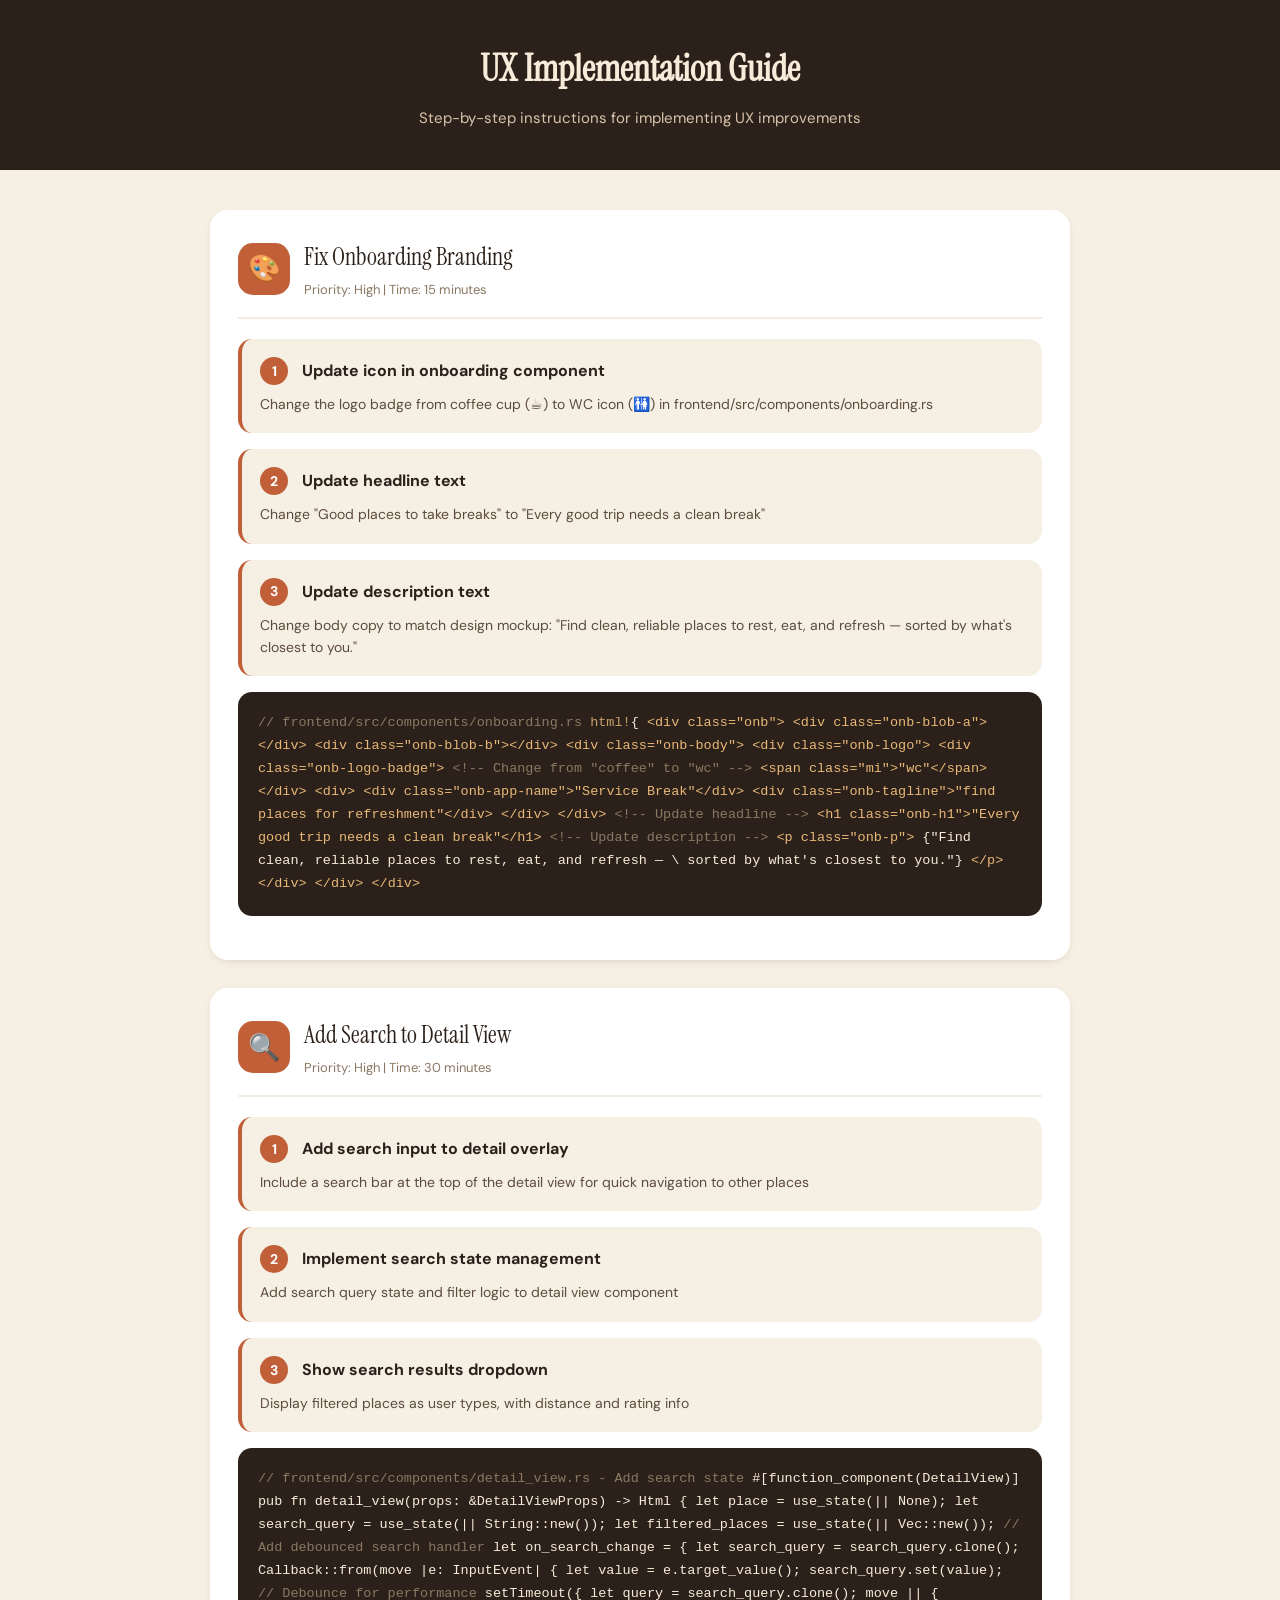
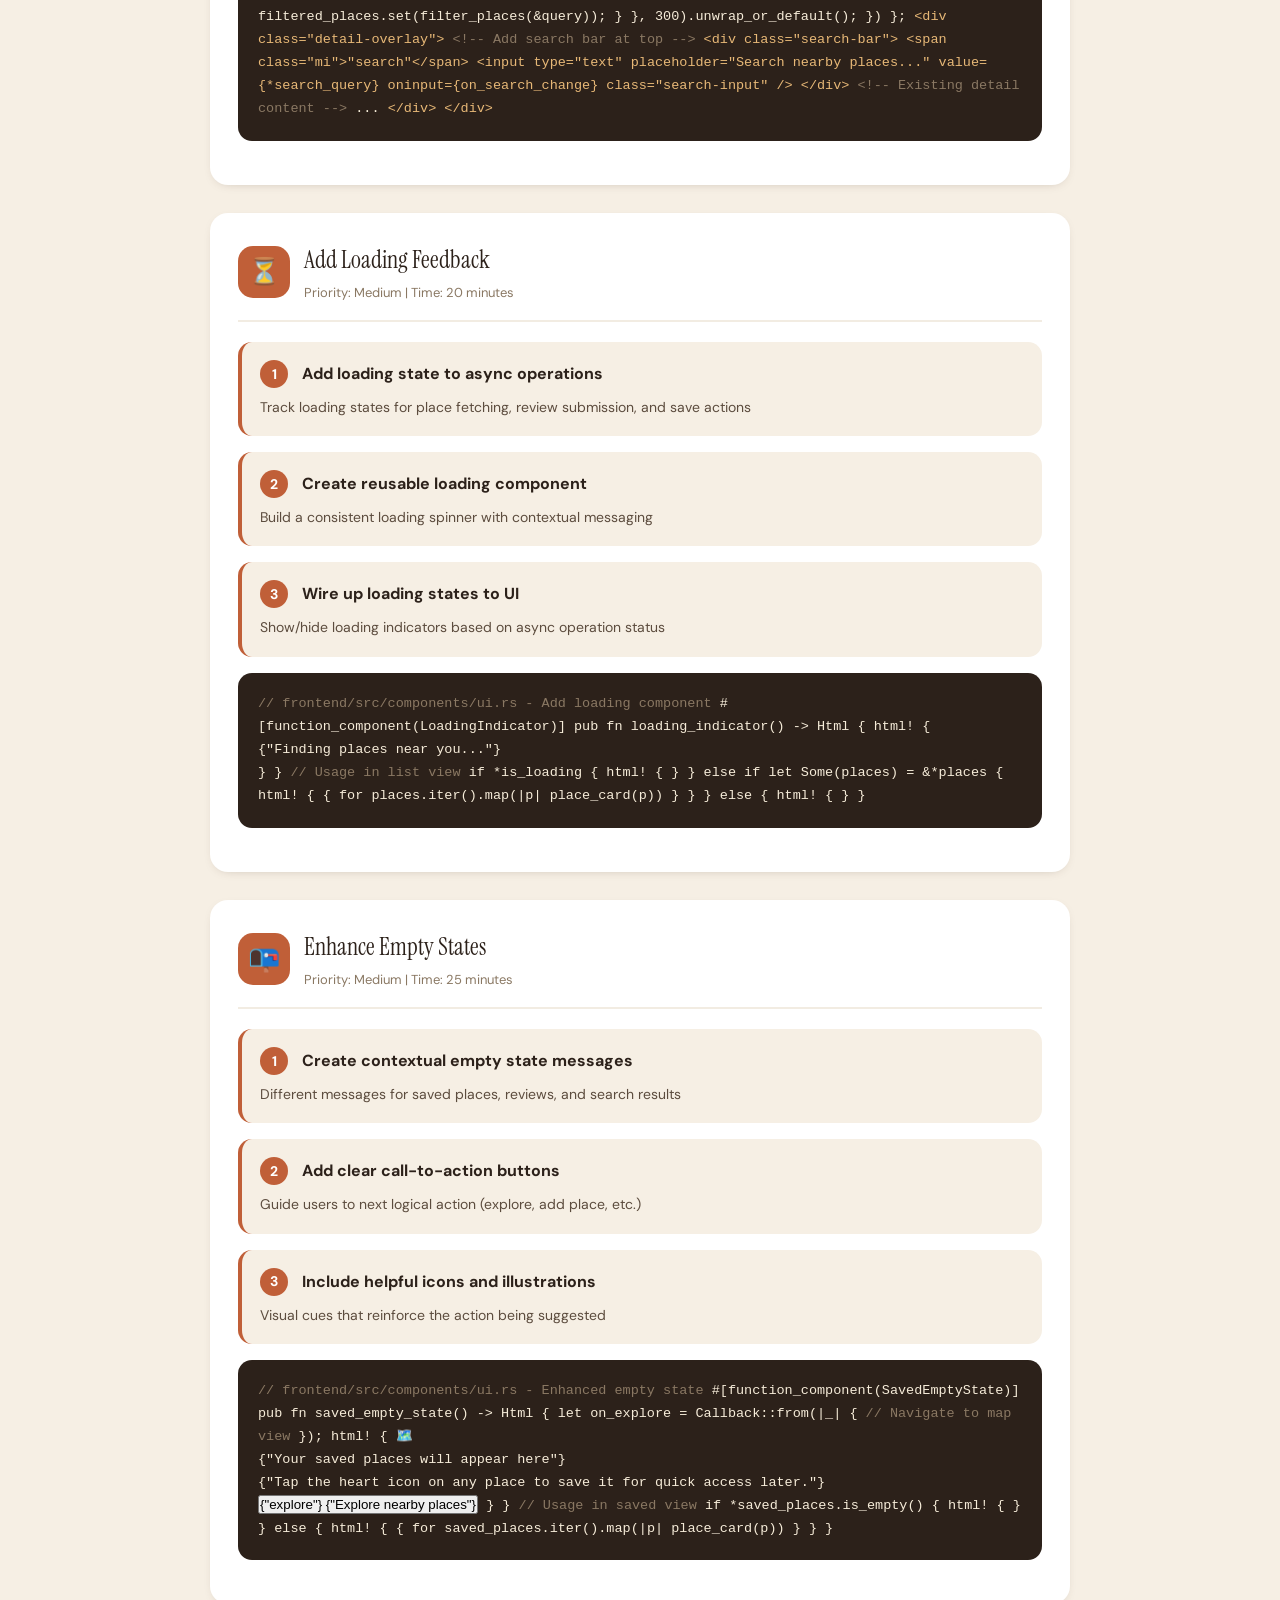
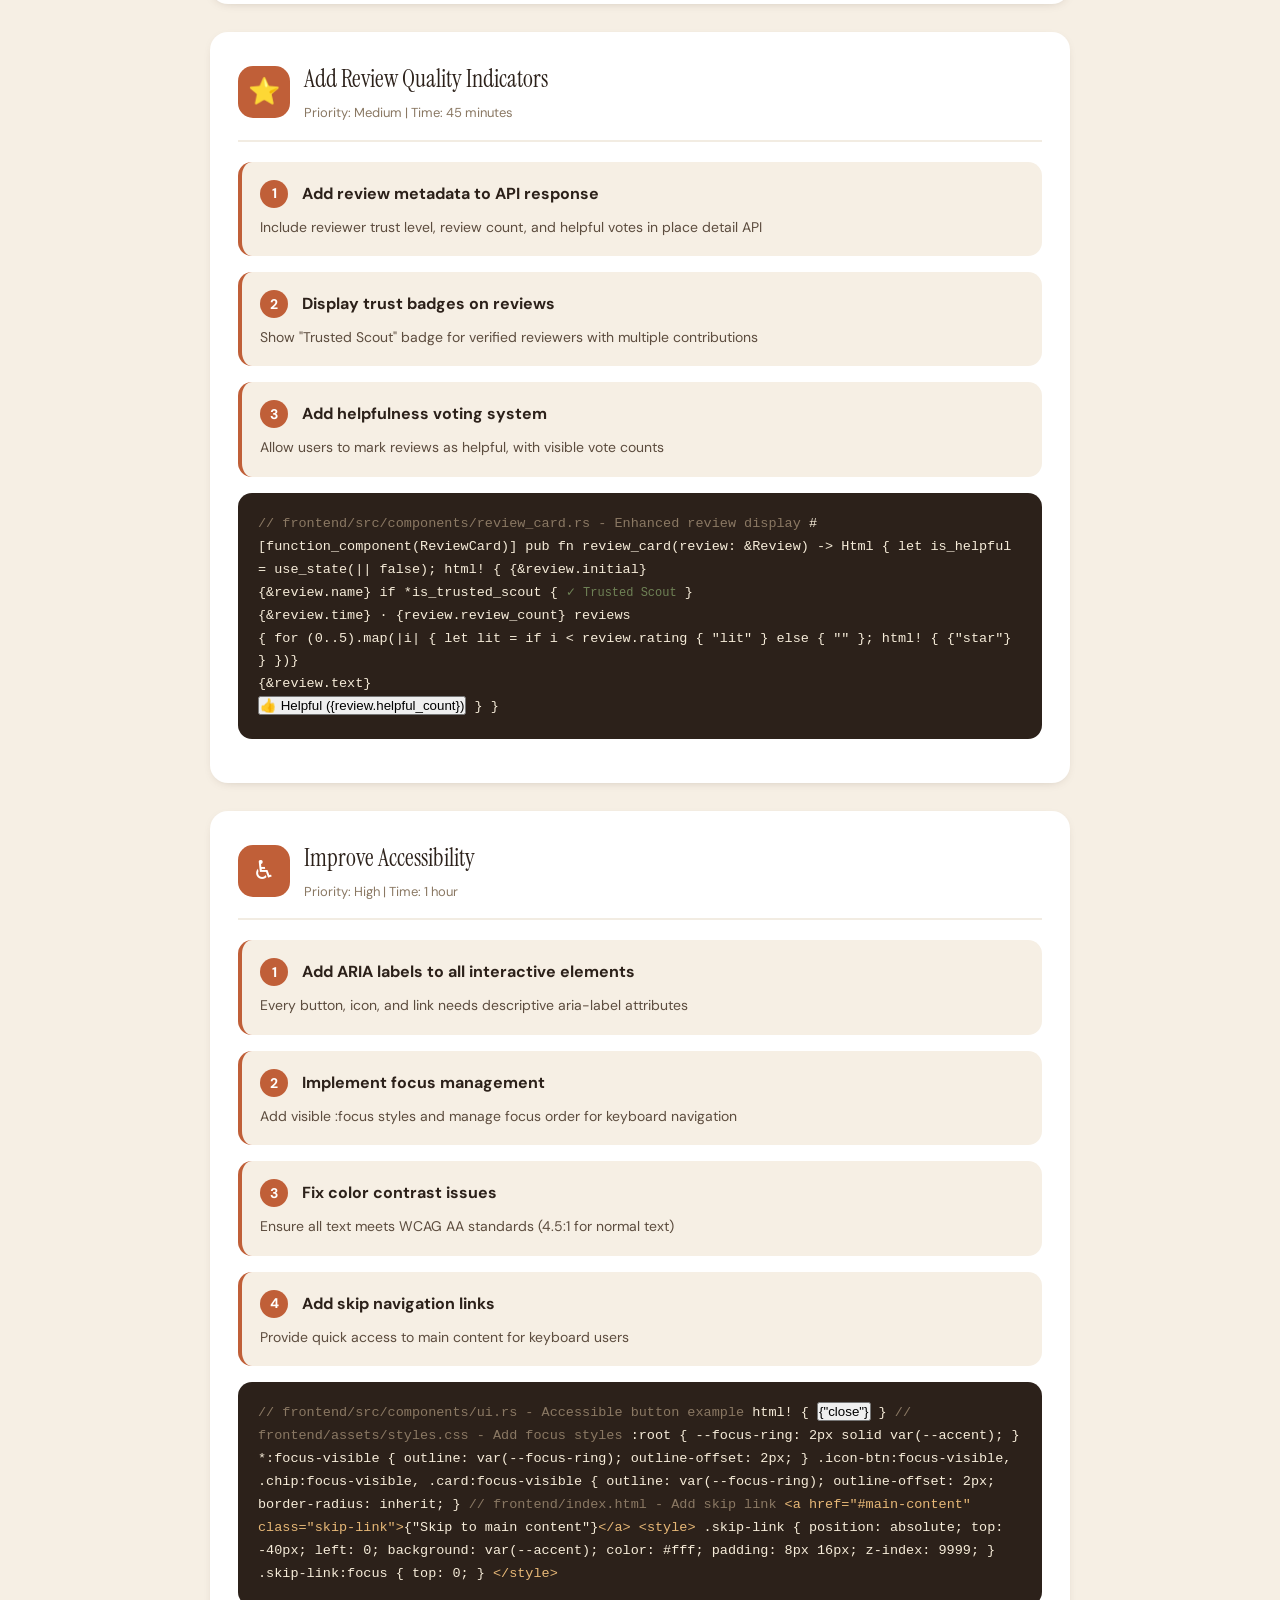
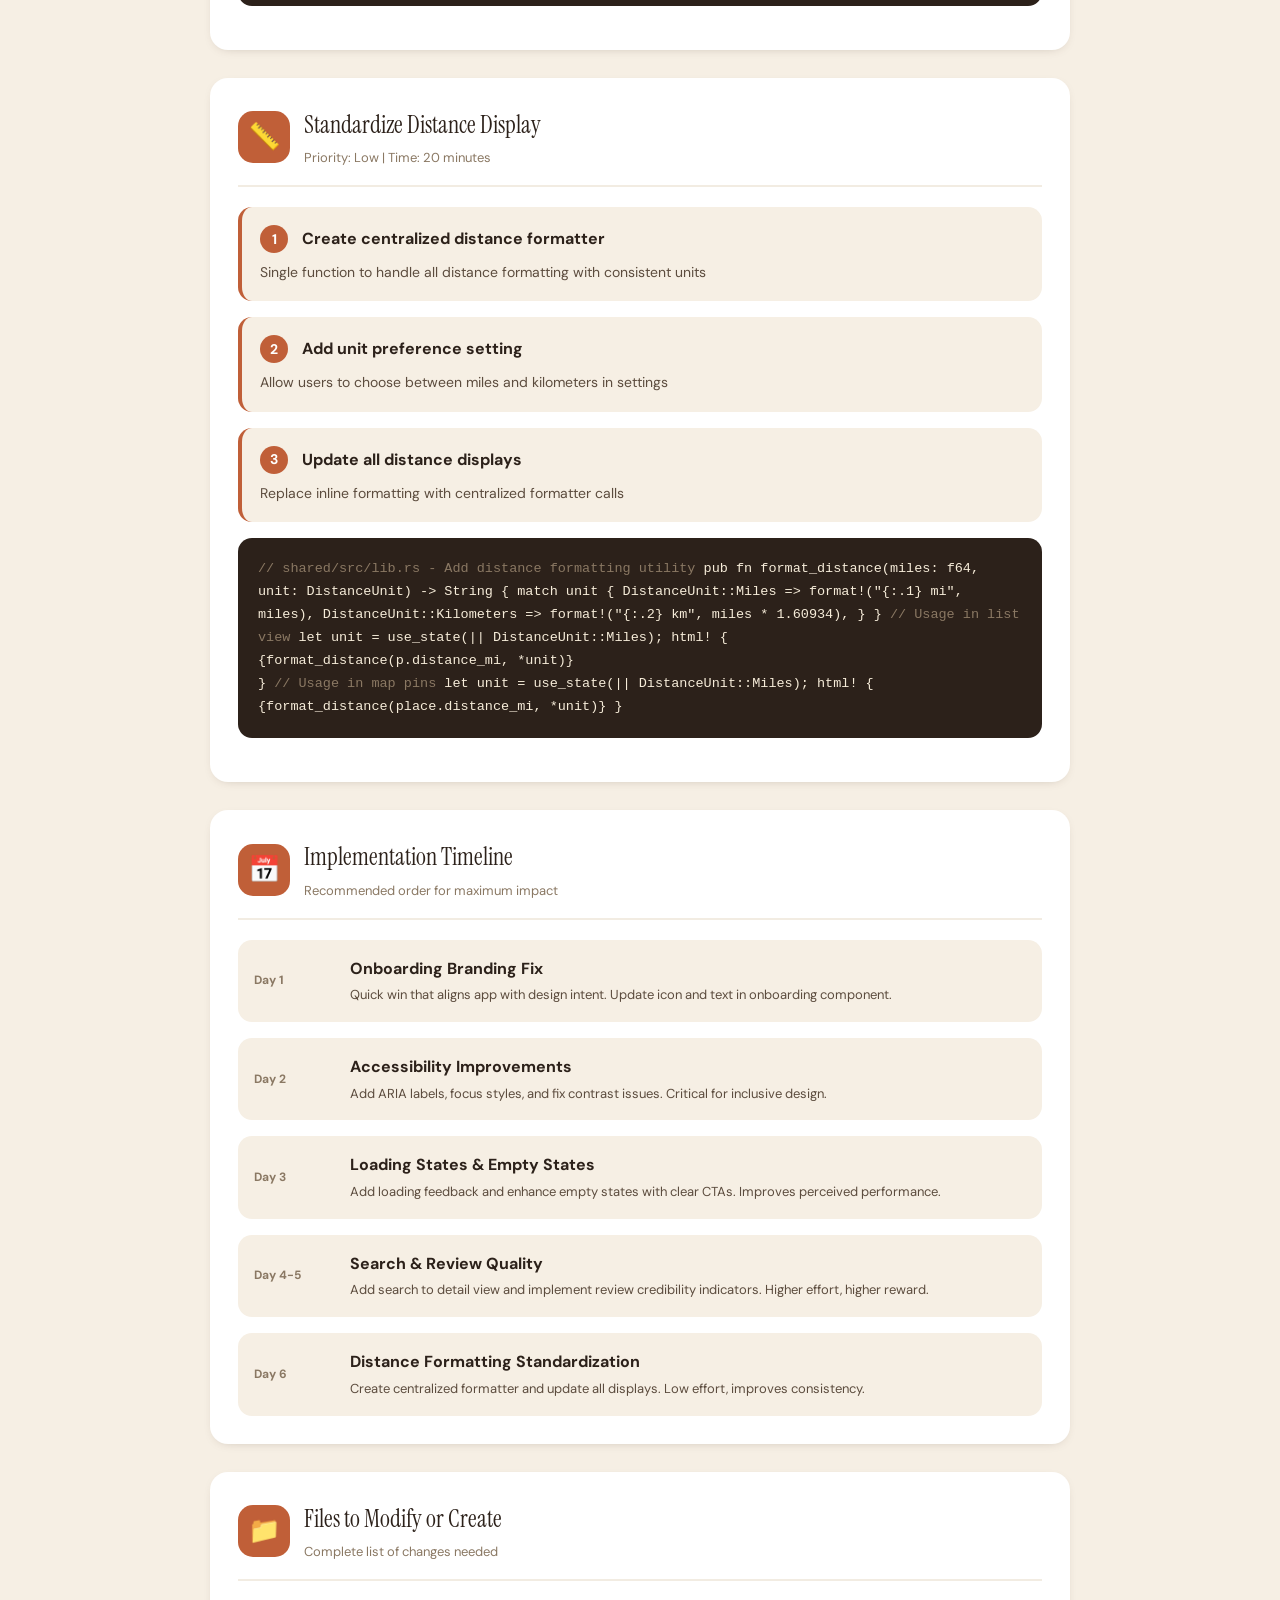
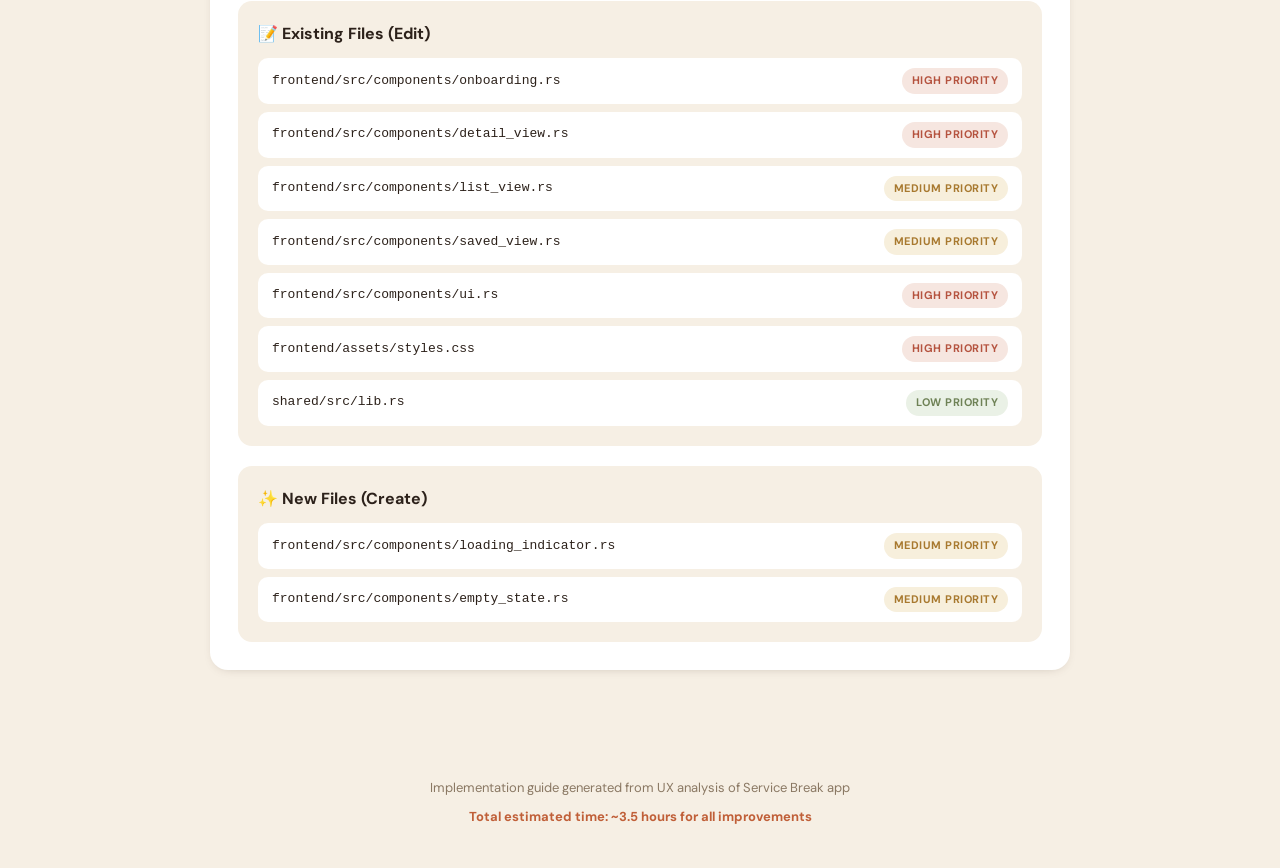
<file: frontend/public/ux-improvements-implementation.html>
<!DOCTYPE html>
<html lang="en">
<head>
  <meta charset="UTF-8">
  <meta name="viewport" content="width=device-width, initial-scale=1.0">
  <title>Service Break — UX Implementation Guide</title>
  <link rel="stylesheet" href="https://fonts.googleapis.com/css2?family=DM+Sans:wght@400;500;700&family=Instrument+Serif:wght@400&display=swap">
  <style>
    :root {
      --bg: #f6efe4;
      --ink: #2c211a;
      --muted: #8a7863;
      --accent: #c05f38;
      --green: #6f8256;
      --gold: #c9a26a;
    }
    
    * { box-sizing: border-box; margin: 0; padding: 0; }
    
    body {
      font-family: 'DM Sans', system-ui, sans-serif;
      background: var(--bg);
      color: var(--ink);
      line-height: 1.6;
    }
    
    .header {
      background: var(--ink);
      color: #f6ecd9;
      padding: 40px 20px;
      text-align: center;
    }
    
    .header h1 {
      font-family: 'Instrument Serif', serif;
      font-size: 36px;
      margin-bottom: 8px;
    }
    
    .header p {
      color: #d8c3ac;
      font-size: 15px;
    }
    
    .container {
      max-width: 900px;
      margin: 0 auto;
      padding: 40px 20px;
    }
    
    .section {
      background: #fff;
      border-radius: 18px;
      padding: 28px;
      margin-bottom: 28px;
      box-shadow: 0 3px 12px -7px rgba(74, 53, 39, .4);
    }
    
    .section-header {
      display: flex;
      align-items: center;
      gap: 14px;
      margin-bottom: 20px;
      padding-bottom: 16px;
      border-bottom: 2px solid #f2ece2;
    }
    
    .section-icon {
      width: 52px;
      height: 52px;
      border-radius: 15px;
      background: var(--accent);
      color: #fff;
      display: flex;
      align-items: center;
      justify-content: center;
      font-size: 26px;
    }
    
    .section-title {
      font-family: 'Instrument Serif', serif;
      font-size: 24px;
      color: var(--ink);
    }
    
    .section-subtitle {
      font-size: 13px;
      color: var(--muted);
      margin-top: 4px;
    }
    
    .code-block {
      background: #2c211a;
      color: #f6ecd9;
      border-radius: 14px;
      padding: 20px;
      font-family: 'Fira Code', monospace;
      font-size: 13.5px;
      line-height: 1.7;
      overflow-x: auto;
      margin: 16px 0;
    }
    
    .code-comment { color: #8a7863; }
    .code-keyword { color: #c9a26a; }
    .code-string { color: #e7b877; }
    .code-function { color: #8fc194; }
    
    .implementation-steps {
      display: grid;
      gap: 16px;
      margin-top: 20px;
    }
    
    .step {
      background: #f6efe4;
      border-radius: 14px;
      padding: 18px;
      border-left: 4px solid var(--accent);
    }
    
    .step-number {
      display: inline-flex;
      align-items: center;
      justify-content: center;
      width: 28px;
      height: 28px;
      background: var(--accent);
      color: #fff;
      border-radius: 50%;
      font-size: 14px;
      font-weight: 700;
      margin-right: 10px;
    }
    
    .step-title {
      font-weight: 700;
      color: var(--ink);
      display: inline;
    }
    
    .step-desc {
      font-size: 14px;
      color: #5c4c3e;
      margin-top: 8px;
      line-height: 1.6;
    }
    
    .file-list {
      background: #f6efe4;
      border-radius: 14px;
      padding: 20px;
      margin-top: 16px;
    }
    
    .file-title {
      font-weight: 700;
      color: var(--ink);
      margin-bottom: 12px;
      display: flex;
      align-items: center;
      gap: 8px;
    }
    
    .file-item {
      display: flex;
      align-items: center;
      justify-content: space-between;
      padding: 10px 14px;
      background: #fff;
      border-radius: 10px;
      margin-bottom: 8px;
    }
    
    .file-item:last-child { margin-bottom: 0; }
    
    .file-path {
      font-family: 'Fira Code', monospace;
      font-size: 13px;
      color: var(--ink);
    }
    
    .file-action {
      font-size: 12px;
      padding: 4px 10px;
      border-radius: 999px;
      font-weight: 600;
    }
    
    .action-edit { background: #eaf1e6; color: var(--green); }
    .action-new { background: #f7efdc; color: #a8792f; }
    
    .priority-badge {
      display: inline-flex;
      align-items: center;
      gap: 6px;
      padding: 4px 10px;
      border-radius: 999px;
      font-size: 11px;
      font-weight: 700;
      text-transform: uppercase;
      letter-spacing: 0.5px;
    }
    
    .priority-high { background: #f6e6e0; color: #b5533f; }
    .priority-medium { background: #f7efdc; color: #a8792f; }
    .priority-low { background: #eaf1e6; color: var(--green); }
    
    .timeline {
      display: grid;
      gap: 16px;
      margin-top: 20px;
    }
    
    .timeline-item {
      display: flex;
      align-items: center;
      gap: 16px;
      padding: 16px;
      background: #f6efe4;
      border-radius: 14px;
    }
    
    .timeline-date {
      font-size: 12px;
      color: var(--muted);
      font-weight: 700;
      min-width: 80px;
    }
    
    .timeline-content {
      flex: 1;
    }
    
    .timeline-title {
      font-weight: 700;
      color: var(--ink);
      margin-bottom: 4px;
    }
    
    .timeline-desc {
      font-size: 13px;
      color: #5c4c3e;
    }
    
    .footer {
      text-align: center;
      padding: 40px 20px;
      color: var(--muted);
      font-size: 13px;
    }
  </style>
</head>
<body>
  <div class="header">
    <h1>UX Implementation Guide</h1>
    <p>Step-by-step instructions for implementing UX improvements</p>
  </div>
  
  <div class="container">
    <!-- Section 1: Onboarding Fix -->
    <div class="section">
      <div class="section-header">
        <div class="section-icon">🎨</div>
        <div>
          <div class="section-title">Fix Onboarding Branding</div>
          <div class="section-subtitle">Priority: High | Time: 15 minutes</div>
        </div>
      </div>
      
      <div class="implementation-steps">
        <div class="step">
          <span class="step-number">1</span>
          <span class="step-title">Update icon in onboarding component</span>
          <div class="step-desc">Change the logo badge from coffee cup (☕) to WC icon (🚻) in frontend/src/components/onboarding.rs</div>
        </div>
        
        <div class="step">
          <span class="step-number">2</span>
          <span class="step-title">Update headline text</span>
          <div class="step-desc">Change "Good places to take breaks" to "Every good trip needs a clean break"</div>
        </div>
        
        <div class="step">
          <span class="step-number">3</span>
          <span class="step-title">Update description text</span>
          <div class="step-desc">Change body copy to match design mockup: "Find clean, reliable places to rest, eat, and refresh — sorted by what's closest to you."</div>
        </div>
      </div>
      
      <div class="code-block">
<span class="code-comment">// frontend/src/components/onboarding.rs</span>

<span class="code-keyword">html!</span>{
    <span class="code-string">&lt;div class="onb"&gt;</span>
        <span class="code-string">&lt;div class="onb-blob-a"&gt;&lt;/div&gt;</span>
        <span class="code-string">&lt;div class="onb-blob-b"&gt;&lt;/div&gt;</span>
        <span class="code-string">&lt;div class="onb-body"&gt;</span>
            <span class="code-string">&lt;div class="onb-logo"&gt;</span>
                <span class="code-string">&lt;div class="onb-logo-badge"&gt;</span>
                    <span class="code-comment">&lt;!-- Change from "coffee" to "wc" --&gt;</span>
                    <span class="code-string">&lt;span class="mi"&gt;"wc"&lt;/span&gt;</span>
                <span class="code-string">&lt;/div&gt;</span>
                <span class="code-string">&lt;div&gt;</span>
                    <span class="code-string">&lt;div class="onb-app-name"&gt;"Service Break"&lt;/div&gt;</span>
                    <span class="code-string">&lt;div class="onb-tagline"&gt;"find places for refreshment"&lt;/div&gt;</span>
                <span class="code-string">&lt;/div&gt;</span>
            <span class="code-string">&lt;/div&gt;</span>
            
            <span class="code-comment">&lt;!-- Update headline --&gt;</span>
            <span class="code-string">&lt;h1 class="onb-h1"&gt;"Every good trip needs a clean break"&lt;/h1&gt;</span>
            
            <span class="code-comment">&lt;!-- Update description --&gt;</span>
            <span class="code-string">&lt;p class="onb-p"&gt;</span>
                {"Find clean, reliable places to rest, eat, and refresh — \
                 sorted by what's closest to you."}
            <span class="code-string">&lt;/p&gt;</span>
        <span class="code-string">&lt;/div&gt;</span>
    <span class="code-string">&lt;/div&gt;</span>
<span class="code-string">&lt;/div&gt;</span>
      </div>
    </div>
    
    <!-- Section 2: Add Search to Detail View -->
    <div class="section">
      <div class="section-header">
        <div class="section-icon">🔍</div>
        <div>
          <div class="section-title">Add Search to Detail View</div>
          <div class="section-subtitle">Priority: High | Time: 30 minutes</div>
        </div>
      </div>
      
      <div class="implementation-steps">
        <div class="step">
          <span class="step-number">1</span>
          <span class="step-title">Add search input to detail overlay</span>
          <div class="step-desc">Include a search bar at the top of the detail view for quick navigation to other places</div>
        </div>
        
        <div class="step">
          <span class="step-number">2</span>
          <span class="step-title">Implement search state management</span>
          <div class="step-desc">Add search query state and filter logic to detail view component</div>
        </div>
        
        <div class="step">
          <span class="step-number">3</span>
          <span class="step-title">Show search results dropdown</span>
          <div class="step-desc">Display filtered places as user types, with distance and rating info</div>
        </div>
      </div>
      
      <div class="code-block">
<span class="code-comment">// frontend/src/components/detail_view.rs - Add search state</span>

#[function_component(DetailView)]
pub fn detail_view(props: &DetailViewProps) -> Html {
    let place = use_state(|| None);
    let search_query = use_state(|| String::new());
    let filtered_places = use_state(|| Vec::new());
    
    <span class="code-comment">// Add debounced search handler</span>
    let on_search_change = {
        let search_query = search_query.clone();
        Callback::from(move |e: InputEvent| {
            let value = e.target_value();
            search_query.set(value);
            <span class="code-comment">// Debounce for performance</span>
            setTimeout({
                let query = search_query.clone();
                move || {
                    filtered_places.set(filter_places(&query));
                }
            }, 300).unwrap_or_default();
        })
    };
    
    <span class="code-string">&lt;div class="detail-overlay"&gt;</span>
        <span class="code-comment">&lt;!-- Add search bar at top --&gt;</span>
        <span class="code-string">&lt;div class="search-bar"&gt;</span>
            <span class="code-string">&lt;span class="mi"&gt;"search"&lt;/span&gt;</span>
            <span class="code-string">&lt;input 
                type="text" 
                placeholder="Search nearby places..."
                value={*search_query}
                oninput={on_search_change}
                class="search-input"
            /&gt;</span>
        <span class="code-string">&lt;/div&gt;</span>
        
        <span class="code-comment">&lt;!-- Existing detail content --&gt;</span>
        ...
    <span class="code-string">&lt;/div&gt;</span>
<span class="code-string">&lt;/div&gt;</span>
      </div>
    </div>
    
    <!-- Section 3: Add Loading States -->
    <div class="section">
      <div class="section-header">
        <div class="section-icon">⏳</div>
        <div>
          <div class="section-title">Add Loading Feedback</div>
          <div class="section-subtitle">Priority: Medium | Time: 20 minutes</div>
        </div>
      </div>
      
      <div class="implementation-steps">
        <div class="step">
          <span class="step-number">1</span>
          <span class="step-title">Add loading state to async operations</span>
          <div class="step-desc">Track loading states for place fetching, review submission, and save actions</div>
        </div>
        
        <div class="step">
          <span class="step-number">2</span>
          <span class="step-title">Create reusable loading component</span>
          <div class="step-desc">Build a consistent loading spinner with contextual messaging</div>
        </div>
        
        <div class="step">
          <span class="step-number">3</span>
          <span class="step-title">Wire up loading states to UI</span>
          <div class="step-desc">Show/hide loading indicators based on async operation status</div>
        </div>
      </div>
      
      <div class="code-block">
<span class="code-comment">// frontend/src/components/ui.rs - Add loading component</span>

#[function_component(LoadingIndicator)]
pub fn loading_indicator() -> Html {
    html! {
        <span class="loading-state">
            <span class="spinner"></span>
            <div class="loading-text">{"Finding places near you..."}</div>
        </span>
    }
}

<span class="code-comment">// Usage in list view</span>
if *is_loading {
    html! { <LoadingIndicator /> }
} else if let Some(places) = &*places {
    html! {
        <span class="cards">
            { for places.iter().map(|p| place_card(p)) }
        </span>
    }
} else {
    html! { <EmptyState /> }
}
      </div>
    </div>
    
    <!-- Section 4: Improve Empty States -->
    <div class="section">
      <div class="section-header">
        <div class="section-icon">📭</div>
        <div>
          <div class="section-title">Enhance Empty States</div>
          <div class="section-subtitle">Priority: Medium | Time: 25 minutes</div>
        </div>
      </div>
      
      <div class="implementation-steps">
        <div class="step">
          <span class="step-number">1</span>
          <span class="step-title">Create contextual empty state messages</span>
          <div class="step-desc">Different messages for saved places, reviews, and search results</div>
        </div>
        
        <div class="step">
          <span class="step-number">2</span>
          <span class="step-title">Add clear call-to-action buttons</span>
          <div class="step-desc">Guide users to next logical action (explore, add place, etc.)</div>
        </div>
        
        <div class="step">
          <span class="step-number">3</span>
          <span class="step-title">Include helpful icons and illustrations</span>
          <div class="step-desc">Visual cues that reinforce the action being suggested</div>
        </div>
      </div>
      
      <div class="code-block">
<span class="code-comment">// frontend/src/components/ui.rs - Enhanced empty state</span>

#[function_component(SavedEmptyState)]
pub fn saved_empty_state() -> Html {
    let on_explore = Callback::from(|_| {
        <span class="code-comment">// Navigate to map view</span>
    });
    
    html! {
        <span class="empty-state">
            <span class="empty-icon">🗺️</span>
            <div class="empty-title">{"Your saved places will appear here"}</div>
            <div class="empty-sub">{"Tap the heart icon on any place to save it for quick access later."}</div>
            <button 
                class="cta-btn" 
                onclick={on_explore}
            >
                <span class="mi">{"explore"}</span>
                {"Explore nearby places"}
            </button>
        </span>
    }
}

<span class="code-comment">// Usage in saved view</span>
if *saved_places.is_empty() {
    html! { <SavedEmptyState /> }
} else {
    html! {
        <span class="cards">
            { for saved_places.iter().map(|p| place_card(p)) }
        </span>
    }
}
      </div>
    </div>
    
    <!-- Section 5: Review Quality Indicators -->
    <div class="section">
      <div class="section-header">
        <div class="section-icon">⭐</div>
        <div>
          <div class="section-title">Add Review Quality Indicators</div>
          <div class="section-subtitle">Priority: Medium | Time: 45 minutes</div>
        </div>
      </div>
      
      <div class="implementation-steps">
        <div class="step">
          <span class="step-number">1</span>
          <span class="step-title">Add review metadata to API response</span>
          <div class="step-desc">Include reviewer trust level, review count, and helpful votes in place detail API</div>
        </div>
        
        <div class="step">
          <span class="step-number">2</span>
          <span class="step-title">Display trust badges on reviews</span>
          <div class="step-desc">Show "Trusted Scout" badge for verified reviewers with multiple contributions</div>
        </div>
        
        <div class="step">
          <span class="step-number">3</span>
          <span class="step-title">Add helpfulness voting system</span>
          <div class="step-desc">Allow users to mark reviews as helpful, with visible vote counts</div>
        </div>
      </div>
      
      <div class="code-block">
<span class="code-comment">// frontend/src/components/review_card.rs - Enhanced review display</span>

#[function_component(ReviewCard)]
pub fn review_card(review: &Review) -> Html {
    let is_helpful = use_state(|| false);
    
    html! {
        <span class="review-card">
            <span class="review-top">
                <span class="avatar">{&review.initial}</span>
                <span class="review-who">
                    <div class="review-name">
                        {&review.name}
                        if *is_trusted_scout {
                            <span style="color: var(--green); font-size: 12px;">✓ Trusted Scout</span>
                        }
                    </div>
                    <div class="review-time">{&review.time} · {review.review_count} reviews</div>
                </span>
            </span>
            
            <span class="stars">
                { for (0..5).map(|i| {
                    let lit = if i < review.rating { "lit" } else { "" };
                    html! { <span class={format!("mi {}", lit)}>{"star"}</span> }
                })}
            </span>
            
            <div class="review-text">{&review.text}</div>
            
            <span class="review-actions">
                <button 
                    class={if *is_helpful { "helpful-btn active" } else { "helpful-btn" }}
                    onclick={on_helpful_click}
                >
                    👍 Helpful ({review.helpful_count})
                </button>
            </span>
        </span>
    }
}
      </div>
    </div>
    
    <!-- Section 6: Accessibility -->
    <div class="section">
      <div class="section-header">
        <div class="section-icon">♿</div>
        <div>
          <div class="section-title">Improve Accessibility</div>
          <div class="section-subtitle">Priority: High | Time: 1 hour</div>
        </div>
      </div>
      
      <div class="implementation-steps">
        <div class="step">
          <span class="step-number">1</span>
          <span class="step-title">Add ARIA labels to all interactive elements</span>
          <div class="step-desc">Every button, icon, and link needs descriptive aria-label attributes</div>
        </div>
        
        <div class="step">
          <span class="step-number">2</span>
          <span class="step-title">Implement focus management</span>
          <div class="step-desc">Add visible :focus styles and manage focus order for keyboard navigation</div>
        </div>
        
        <div class="step">
          <span class="step-number">3</span>
          <span class="step-title">Fix color contrast issues</span>
          <div class="step-desc">Ensure all text meets WCAG AA standards (4.5:1 for normal text)</div>
        </div>
        
        <div class="step">
          <span class="step-number">4</span>
          <span class="step-title">Add skip navigation links</span>
          <div class="step-desc">Provide quick access to main content for keyboard users</div>
        </div>
      </div>
      
      <div class="code-block">
<span class="code-comment">// frontend/src/components/ui.rs - Accessible button example</span>

html! {
    <button 
        class="icon-btn"
        aria-label="Close detail view"
        onclick={on_close}
        tabindex="0"
    >
        <span class="mi">{"close"}</span>
    </button>
}

<span class="code-comment">// frontend/assets/styles.css - Add focus styles</span>

:root {
  --focus-ring: 2px solid var(--accent);
}

*:focus-visible {
  outline: var(--focus-ring);
  outline-offset: 2px;
}

.icon-btn:focus-visible,
.chip:focus-visible,
.card:focus-visible {
  outline: var(--focus-ring);
  outline-offset: 2px;
  border-radius: inherit;
}

<span class="code-comment">// frontend/index.html - Add skip link</span>

<span class="code-string">&lt;a href="#main-content" class="skip-link"&gt;</span>{"Skip to main content"}<span class="code-string">&lt;/a&gt;</span>

<span class="code-string">&lt;style&gt;</span>
.skip-link {
  position: absolute;
  top: -40px;
  left: 0;
  background: var(--accent);
  color: #fff;
  padding: 8px 16px;
  z-index: 9999;
}

.skip-link:focus {
  top: 0;
}
<span class="code-string">&lt;/style&gt;</span>
      </div>
    </div>
    
    <!-- Section 7: Distance Formatting -->
    <div class="section">
      <div class="section-header">
        <div class="section-icon">📏</div>
        <div>
          <div class="section-title">Standardize Distance Display</div>
          <div class="section-subtitle">Priority: Low | Time: 20 minutes</div>
        </div>
      </div>
      
      <div class="implementation-steps">
        <div class="step">
          <span class="step-number">1</span>
          <span class="step-title">Create centralized distance formatter</span>
          <div class="step-desc">Single function to handle all distance formatting with consistent units</div>
        </div>
        
        <div class="step">
          <span class="step-number">2</span>
          <span class="step-title">Add unit preference setting</span>
          <div class="step-desc">Allow users to choose between miles and kilometers in settings</div>
        </div>
        
        <div class="step">
          <span class="step-number">3</span>
          <span class="step-title">Update all distance displays</span>
          <div class="step-desc">Replace inline formatting with centralized formatter calls</div>
        </div>
      </div>
      
      <div class="code-block">
<span class="code-comment">// shared/src/lib.rs - Add distance formatting utility</span>

pub fn format_distance(miles: f64, unit: DistanceUnit) -> String {
    match unit {
        DistanceUnit::Miles => format!("{:.1} mi", miles),
        DistanceUnit::Kilometers => format!("{:.2} km", miles * 1.60934),
    }
}

<span class="code-comment">// Usage in list view</span>
let unit = use_state(|| DistanceUnit::Miles);

html! {
    <span class="card-dist">
        <div class="dist-num">{format_distance(p.distance_mi, *unit)}</div>
    </span>
}

<span class="code-comment">// Usage in map pins</span>
let unit = use_state(|| DistanceUnit::Miles);

html! {
    <span class="sb-pin-label">
        {format_distance(place.distance_mi, *unit)}
    </span>
}
      </div>
    </div>
    
    <!-- Implementation Timeline -->
    <div class="section">
      <div class="section-header">
        <div class="section-icon">📅</div>
        <div>
          <div class="section-title">Implementation Timeline</div>
          <div class="section-subtitle">Recommended order for maximum impact</div>
        </div>
      </div>
      
      <div class="timeline">
        <div class="timeline-item">
          <div class="timeline-date">Day 1</div>
          <div class="timeline-content">
            <div class="timeline-title">Onboarding Branding Fix</div>
            <div class="timeline-desc">Quick win that aligns app with design intent. Update icon and text in onboarding component.</div>
          </div>
        </div>
        
        <div class="timeline-item">
          <div class="timeline-date">Day 2</div>
          <div class="timeline-content">
            <div class="timeline-title">Accessibility Improvements</div>
            <div class="timeline-desc">Add ARIA labels, focus styles, and fix contrast issues. Critical for inclusive design.</div>
          </div>
        </div>
        
        <div class="timeline-item">
          <div class="timeline-date">Day 3</div>
          <div class="timeline-content">
            <div class="timeline-title">Loading States & Empty States</div>
            <div class="timeline-desc">Add loading feedback and enhance empty states with clear CTAs. Improves perceived performance.</div>
          </div>
        </div>
        
        <div class="timeline-item">
          <div class="timeline-date">Day 4-5</div>
          <div class="timeline-content">
            <div class="timeline-title">Search & Review Quality</div>
            <div class="timeline-desc">Add search to detail view and implement review credibility indicators. Higher effort, higher reward.</div>
          </div>
        </div>
        
        <div class="timeline-item">
          <div class="timeline-date">Day 6</div>
          <div class="timeline-content">
            <div class="timeline-title">Distance Formatting Standardization</div>
            <div class="timeline-desc">Create centralized formatter and update all displays. Low effort, improves consistency.</div>
          </div>
        </div>
      </div>
    </div>
    
    <!-- Files to Modify -->
    <div class="section">
      <div class="section-header">
        <div class="section-icon">📁</div>
        <div>
          <div class="section-title">Files to Modify or Create</div>
          <div class="section-subtitle">Complete list of changes needed</div>
        </div>
      </div>
      
      <div class="file-list">
        <div class="file-title">📝 Existing Files (Edit)</div>
        
        <div class="file-item">
          <span class="file-path">frontend/src/components/onboarding.rs</span>
          <span class="priority-badge priority-high">High Priority</span>
        </div>
        
        <div class="file-item">
          <span class="file-path">frontend/src/components/detail_view.rs</span>
          <span class="priority-badge priority-high">High Priority</span>
        </div>
        
        <div class="file-item">
          <span class="file-path">frontend/src/components/list_view.rs</span>
          <span class="priority-badge priority-medium">Medium Priority</span>
        </div>
        
        <div class="file-item">
          <span class="file-path">frontend/src/components/saved_view.rs</span>
          <span class="priority-badge priority-medium">Medium Priority</span>
        </div>
        
        <div class="file-item">
          <span class="file-path">frontend/src/components/ui.rs</span>
          <span class="priority-badge priority-high">High Priority</span>
        </div>
        
        <div class="file-item">
          <span class="file-path">frontend/assets/styles.css</span>
          <span class="priority-badge priority-high">High Priority</span>
        </div>
        
        <div class="file-item">
          <span class="file-path">shared/src/lib.rs</span>
          <span class="priority-badge priority-low">Low Priority</span>
        </div>
      </div>
      
      <div class="file-list" style="margin-top: 20px;">
        <div class="file-title">✨ New Files (Create)</div>
        
        <div class="file-item">
          <span class="file-path">frontend/src/components/loading_indicator.rs</span>
          <span class="priority-badge priority-medium">Medium Priority</span>
        </div>
        
        <div class="file-item">
          <span class="file-path">frontend/src/components/empty_state.rs</span>
          <span class="priority-badge priority-medium">Medium Priority</span>
        </div>
      </div>
    </div>
  </div>
  
  <div class="footer">
    <p>Implementation guide generated from UX analysis of Service Break app</p>
    <p style="margin-top: 8px; color: var(--accent); font-weight: 700;">Total estimated time: ~3.5 hours for all improvements</p>
  </div>
</body>
</html>
</file>
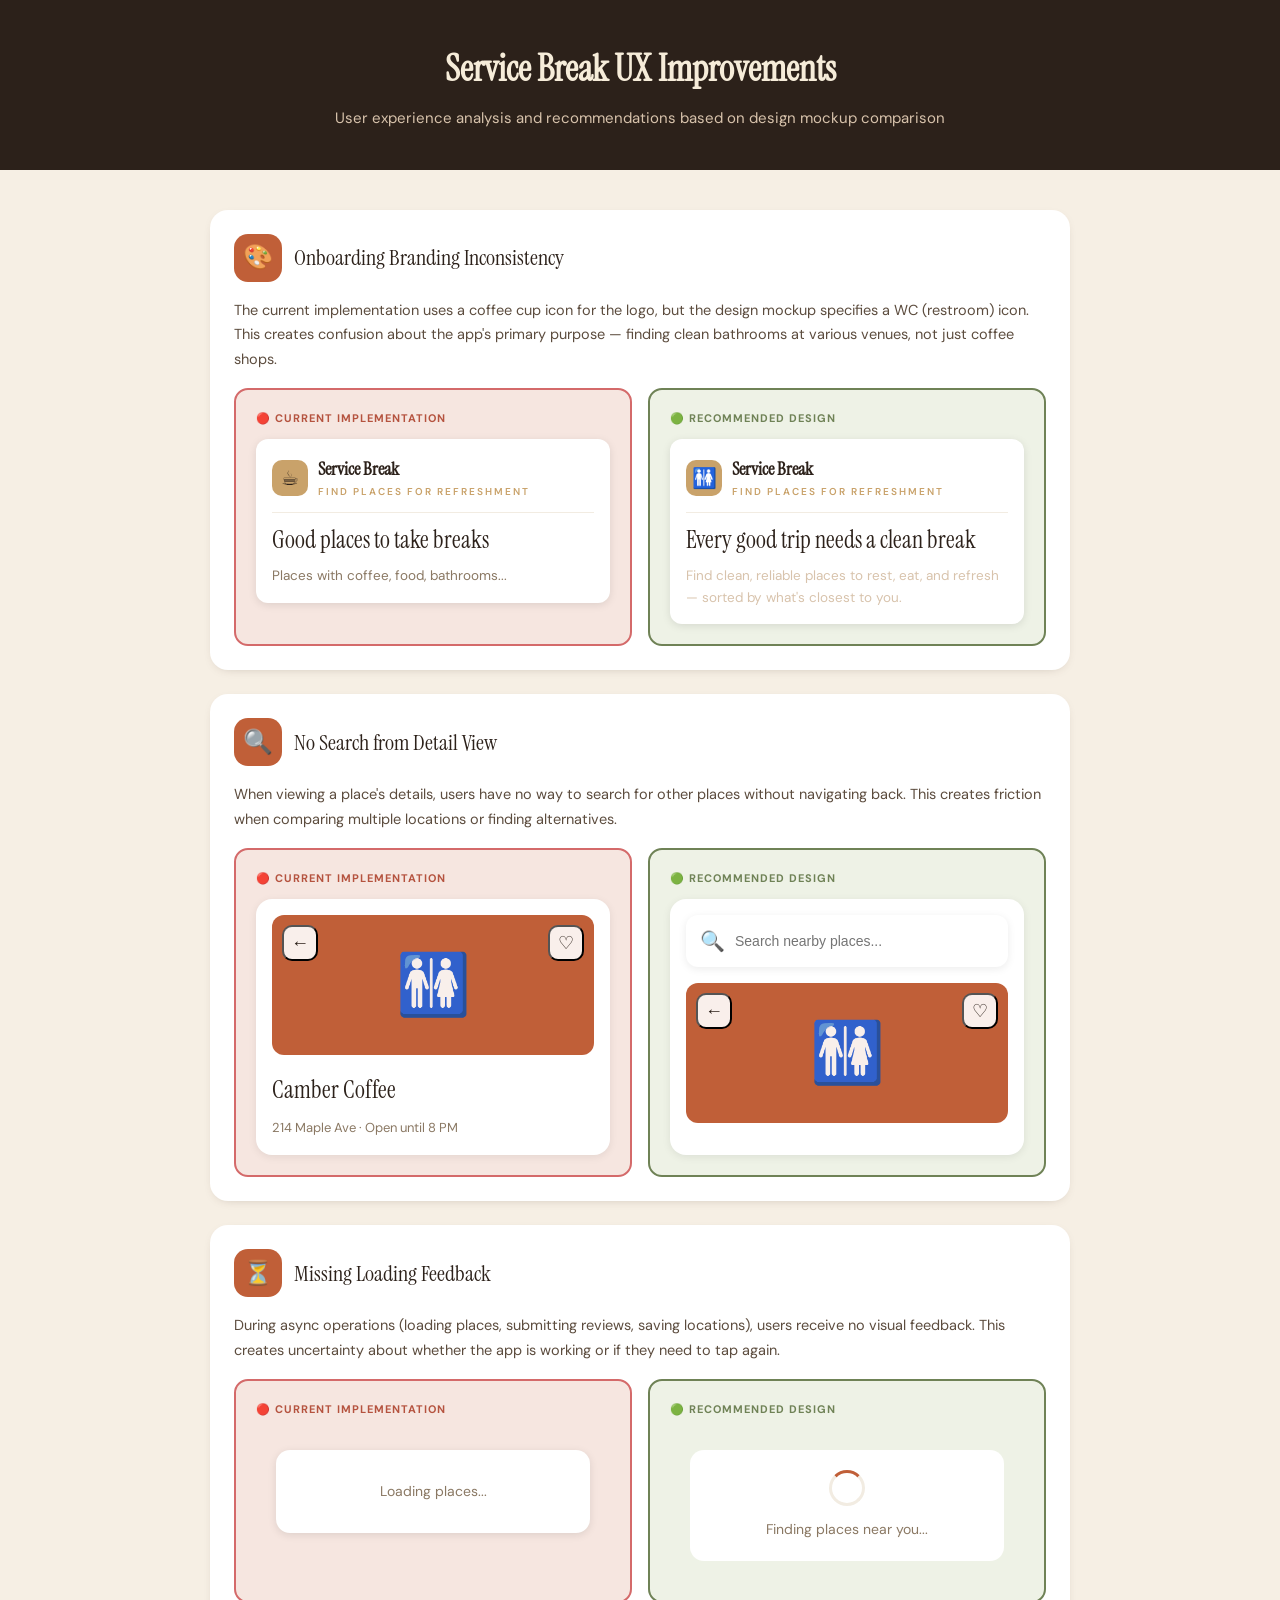
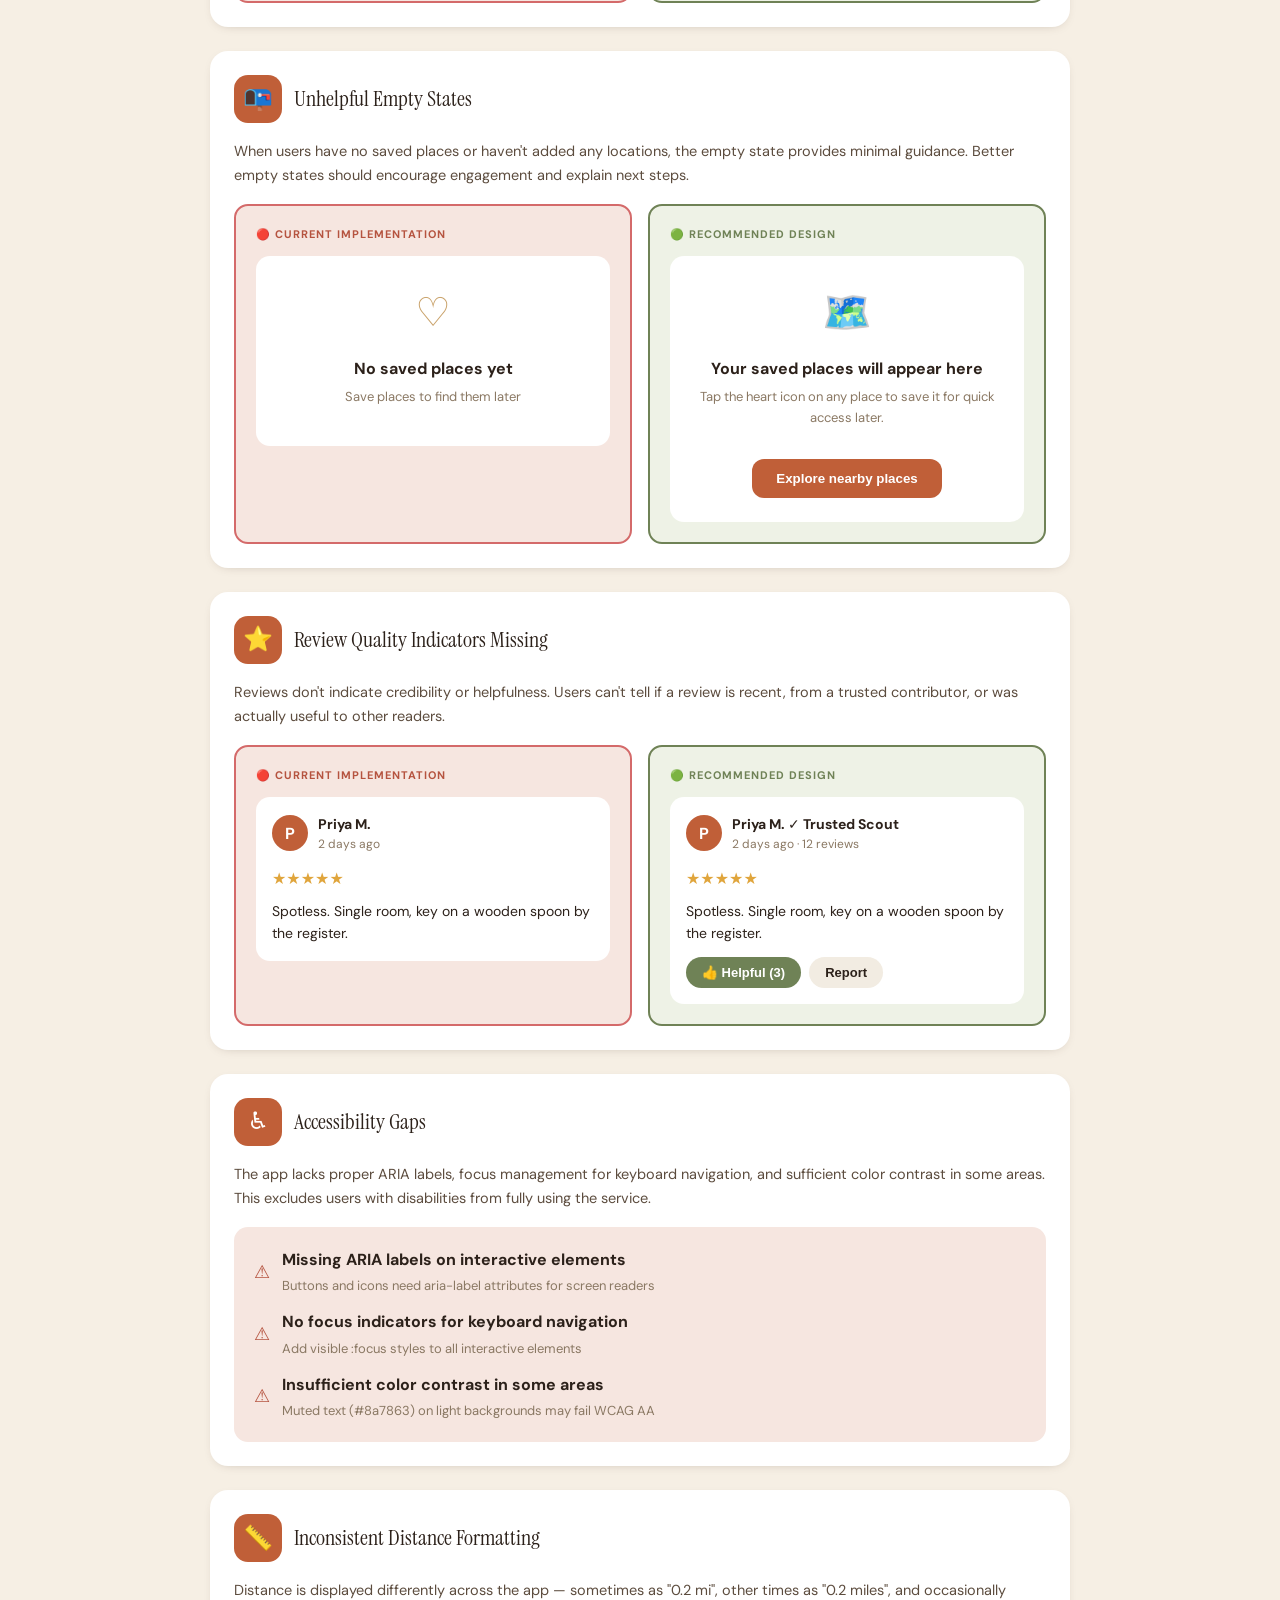
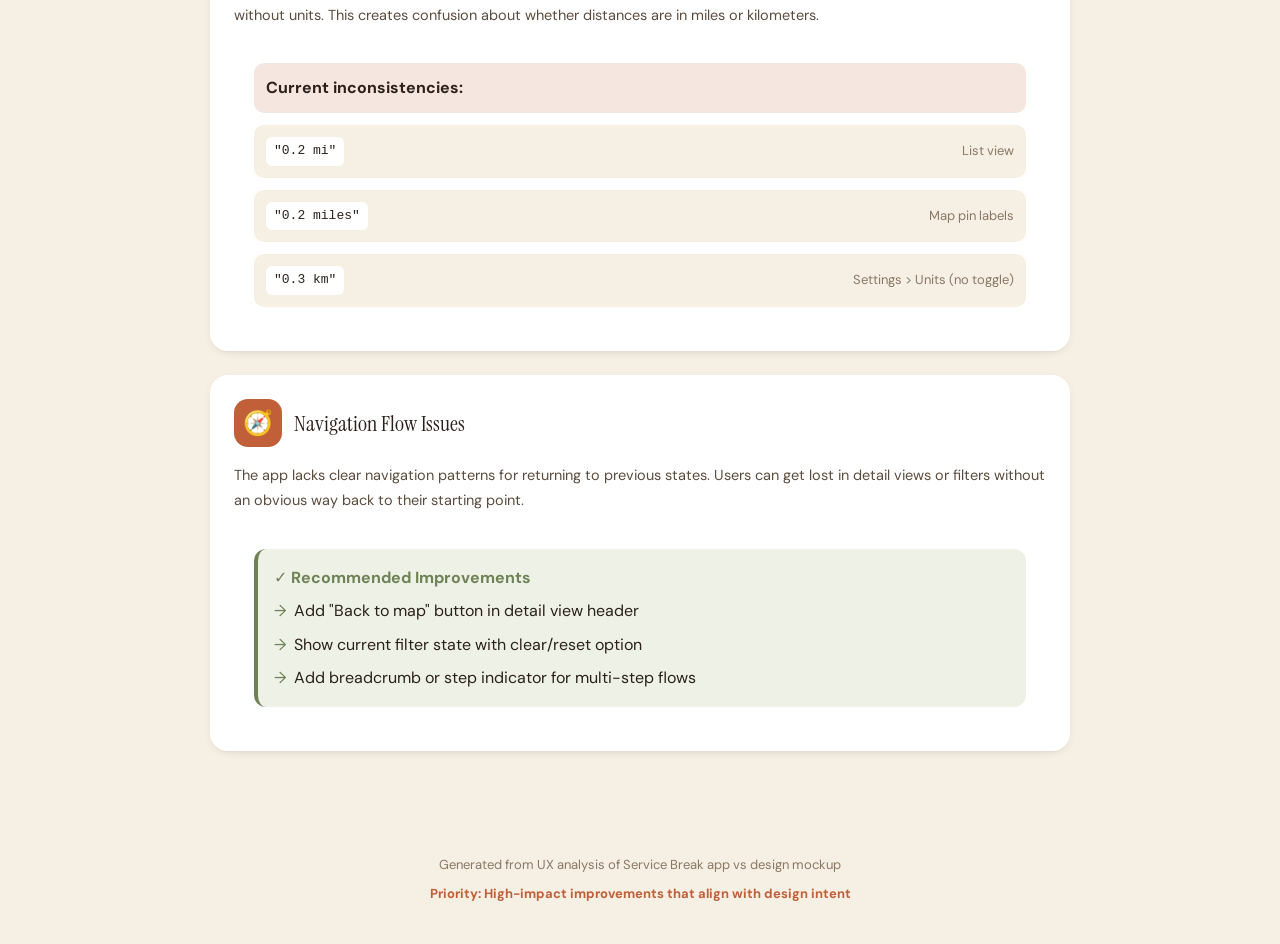
<file: frontend/public/ux-improvements.html>
<!DOCTYPE html>
<html lang="en">
<head>
  <meta charset="UTF-8">
  <meta name="viewport" content="width=device-width, initial-scale=1.0">
  <title>Service Break — UX Improvements</title>
  <link rel="stylesheet" href="https://fonts.googleapis.com/css2?family=DM+Sans:wght@400;500;700&family=Instrument+Serif:wght@400&display=swap">
  <style>
    :root {
      --bg: #f6efe4;
      --ink: #2c211a;
      --muted: #8a7863;
      --accent: #c05f38;
      --green: #6f8256;
      --gold: #c9a26a;
    }
    
    * { box-sizing: border-box; margin: 0; padding: 0; }
    
    body {
      font-family: 'DM Sans', system-ui, sans-serif;
      background: var(--bg);
      color: var(--ink);
      line-height: 1.6;
    }
    
    .header {
      background: var(--ink);
      color: #f6ecd9;
      padding: 40px 20px;
      text-align: center;
    }
    
    .header h1 {
      font-family: 'Instrument Serif', serif;
      font-size: 36px;
      margin-bottom: 8px;
    }
    
    .header p {
      color: #d8c3ac;
      font-size: 15px;
    }
    
    .container {
      max-width: 900px;
      margin: 0 auto;
      padding: 40px 20px;
    }
    
    .issue {
      background: #fff;
      border-radius: 18px;
      padding: 24px;
      margin-bottom: 24px;
      box-shadow: 0 3px 12px -7px rgba(74, 53, 39, .4);
    }
    
    .issue-header {
      display: flex;
      align-items: center;
      gap: 12px;
      margin-bottom: 16px;
    }
    
    .issue-icon {
      width: 48px;
      height: 48px;
      border-radius: 14px;
      background: var(--accent);
      color: #fff;
      display: flex;
      align-items: center;
      justify-content: center;
      font-size: 24px;
    }
    
    .issue-title {
      font-family: 'Instrument Serif', serif;
      font-size: 22px;
      color: var(--ink);
    }
    
    .issue-desc {
      font-size: 14.5px;
      color: #5c4c3e;
      margin-bottom: 16px;
      line-height: 1.7;
    }
    
    .comparison {
      display: grid;
      grid-template-columns: 1fr 1fr;
      gap: 16px;
      margin-top: 16px;
    }
    
    @media (max-width: 640px) {
      .comparison {
        grid-template-columns: 1fr;
      }
    }
    
    .compare-box {
      border-radius: 14px;
      padding: 20px;
      min-height: 180px;
    }
    
    .compare-current {
      background: #f6e6e0;
      border: 2px solid #d46a6a;
    }
    
    .compare-improved {
      background: #eef2e6;
      border: 2px solid var(--green);
    }
    
    .compare-label {
      font-size: 11px;
      font-weight: 700;
      text-transform: uppercase;
      letter-spacing: 1px;
      margin-bottom: 12px;
      display: flex;
      align-items: center;
      gap: 6px;
    }
    
    .compare-current .compare-label { color: #b5533f; }
    .compare-improved .compare-label { color: var(--green); }
    
    .mockup {
      background: #fff;
      border-radius: 12px;
      padding: 16px;
      box-shadow: 0 2px 8px rgba(0,0,0,.1);
    }
    
    .mockup-header {
      display: flex;
      align-items: center;
      gap: 10px;
      margin-bottom: 14px;
      padding-bottom: 12px;
      border-bottom: 1px solid #f2ece2;
    }
    
    .mockup-logo {
      width: 36px;
      height: 36px;
      border-radius: 10px;
      display: flex;
      align-items: center;
      justify-content: center;
      font-size: 20px;
    }
    
    .mockup-name {
      font-family: 'Instrument Serif', serif;
      font-size: 18px;
      font-weight: 700;
    }
    
    .mockup-tagline {
      font-size: 10px;
      color: var(--gold);
      letter-spacing: 2px;
      text-transform: uppercase;
      font-weight: 600;
    }
    
    .mockup-h1 {
      font-family: 'Instrument Serif', serif;
      font-size: 24px;
      line-height: 1.1;
      margin-bottom: 12px;
    }
    
    .mockup-p {
      font-size: 13.5px;
      color: var(--muted);
      line-height: 1.6;
    }
    
    .feature-row {
      display: flex;
      gap: 8px;
      margin-top: 20px;
    }
    
    .feature-box {
      flex: 1;
      background: #4a3020;
      border-radius: 12px;
      padding: 12px;
      text-align: center;
    }
    
    .feature-icon {
      font-size: 18px;
      color: var(--gold);
      margin-bottom: 6px;
    }
    
    .feature-text {
      font-size: 11.5px;
      color: #e8d8c2;
      font-weight: 600;
    }
    
    .cta-btn {
      width: 100%;
      border: none;
      border-radius: 14px;
      padding: 13px;
      background: var(--gold-light);
      color: var(--ink);
      font-size: 15px;
      font-weight: 700;
      margin-top: 20px;
      display: flex;
      align-items: center;
      justify-content: center;
      gap: 8px;
    }
    
    .search-bar {
      background: #fff;
      border-radius: 12px;
      padding: 10px 14px;
      display: flex;
      align-items: center;
      gap: 10px;
      margin-bottom: 16px;
      box-shadow: 0 2px 8px rgba(0,0,0,.08);
    }
    
    .search-bar .mi { font-size: 20px; color: #b09a82; }
    .search-placeholder { flex: 1; font-size: 14px; color: var(--muted); }
    
    .detail-card {
      background: #fff;
      border-radius: 16px;
      padding: 16px;
      box-shadow: 0 2px 8px rgba(0,0,0,.08);
    }
    
    .detail-hero {
      height: 140px;
      background: var(--accent);
      border-radius: 12px;
      display: flex;
      align-items: center;
      justify-content: center;
      margin-bottom: 16px;
      position: relative;
    }
    
    .detail-hero .mi { font-size: 60px; color: rgba(255,255,255,.9); }
    
    .detail-btns {
      position: absolute;
      top: 10px;
      left: 10px;
      right: 10px;
      display: flex;
      justify-content: space-between;
    }
    
    .detail-btn {
      width: 36px;
      height: 36px;
      border-radius: 10px;
      background: rgba(255,255,255,.9);
      display: flex;
      align-items: center;
      justify-content: center;
    }
    
    .detail-btn .mi { font-size: 18px; color: var(--ink); }
    
    .loading-state {
      background: #fff;
      border-radius: 14px;
      padding: 20px;
      text-align: center;
    }
    
    .spinner {
      width: 36px;
      height: 36px;
      border: 3px solid #f2ece2;
      border-top-color: var(--accent);
      border-radius: 50%;
      margin: 0 auto 12px;
      animation: spin 1s linear infinite;
    }
    
    @keyframes spin { to { transform: rotate(360deg); } }
    
    .loading-text { font-size: 14px; color: var(--muted); }
    
    .empty-state {
      background: #fff;
      border-radius: 14px;
      padding: 24px;
      text-align: center;
    }
    
    .empty-icon { font-size: 40px; color: var(--gold); margin-bottom: 12px; }
    .empty-title { font-size: 16px; font-weight: 700; margin-bottom: 6px; }
    .empty-sub { font-size: 13px; color: var(--muted); margin-bottom: 14px; }
    
    .helpful-btn {
      border: none;
      background: #f2ece2;
      padding: 8px 16px;
      border-radius: 999px;
      font-size: 13px;
      font-weight: 600;
      color: var(--ink);
    }
    
    .helpful-btn.active { background: var(--green); color: #fff; }
    
    .footer {
      text-align: center;
      padding: 40px 20px;
      color: var(--muted);
      font-size: 13px;
    }
  </style>
</head>
<body>
  <div class="header">
    <h1>Service Break UX Improvements</h1>
    <p>User experience analysis and recommendations based on design mockup comparison</p>
  </div>
  
  <div class="container">
    <!-- Issue 1: Onboarding Mismatch -->
    <div class="issue">
      <div class="issue-header">
        <div class="issue-icon">🎨</div>
        <div class="issue-title">Onboarding Branding Inconsistency</div>
      </div>
      <div class="issue-desc">
        The current implementation uses a coffee cup icon for the logo, but the design mockup specifies a WC (restroom) icon. This creates confusion about the app's primary purpose — finding clean bathrooms at various venues, not just coffee shops.
      </div>
      <div class="comparison">
        <div class="compare-box compare-current">
          <div class="compare-label">🔴 Current Implementation</div>
          <div class="mockup">
            <div class="mockup-header">
              <div class="mockup-logo" style="background: var(--gold); color: var(--ink);">☕</div>
              <div>
                <div class="mockup-name">Service Break</div>
                <div class="mockup-tagline">find places for refreshment</div>
              </div>
            </div>
            <div class="mockup-h1" style="color: var(--ink);">Good places to take breaks</div>
            <div class="mockup-p">Places with coffee, food, bathrooms...</div>
          </div>
        </div>
        <div class="compare-box compare-improved">
          <div class="compare-label">🟢 Recommended Design</div>
          <div class="mockup">
            <div class="mockup-header">
              <div class="mockup-logo" style="background: var(--gold); color: var(--ink);">🚻</div>
              <div>
                <div class="mockup-name">Service Break</div>
                <div class="mockup-tagline">find places for refreshment</div>
              </div>
            </div>
            <div class="mockup-h1" style="color: var(--cream);">Every good trip needs a clean break</div>
            <div class="mockup-p" style="color: #d8c3ac;">Find clean, reliable places to rest, eat, and refresh — sorted by what's closest to you.</div>
          </div>
        </div>
      </div>
    </div>
    
    <!-- Issue 2: Missing Search in Detail View -->
    <div class="issue">
      <div class="issue-header">
        <div class="issue-icon">🔍</div>
        <div class="issue-title">No Search from Detail View</div>
      </div>
      <div class="issue-desc">
        When viewing a place's details, users have no way to search for other places without navigating back. This creates friction when comparing multiple locations or finding alternatives.
      </div>
      <div class="comparison">
        <div class="compare-box compare-current">
          <div class="compare-label">🔴 Current Implementation</div>
          <div class="detail-card">
            <div class="detail-hero" style="background: var(--accent);">
              <span class="mi">🚻</span>
              <div class="detail-btns">
                <button class="detail-btn"><span class="mi">←</span></button>
                <button class="detail-btn"><span class="mi">♡</span></button>
              </div>
            </div>
            <div style="font-family: 'Instrument Serif', serif; font-size: 24px; margin-bottom: 8px;">Camber Coffee</div>
            <div style="color: var(--muted); font-size: 13px;">214 Maple Ave · Open until 8 PM</div>
          </div>
        </div>
        <div class="compare-box compare-improved">
          <div class="compare-label">🟢 Recommended Design</div>
          <div class="detail-card">
            <div class="search-bar">
              <span class="mi">🔍</span>
              <input type="text" placeholder="Search nearby places..." style="flex: 1; border: none; outline: none; font-size: 14px;">
            </div>
            <div class="detail-hero" style="background: var(--accent);">
              <span class="mi">🚻</span>
              <div class="detail-btns">
                <button class="detail-btn"><span class="mi">←</span></button>
                <button class="detail-btn"><span class="mi">♡</span></button>
              </div>
            </div>
          </div>
        </div>
      </div>
    </div>
    
    <!-- Issue 3: No Loading States -->
    <div class="issue">
      <div class="issue-header">
        <div class="issue-icon">⏳</div>
        <div class="issue-title">Missing Loading Feedback</div>
      </div>
      <div class="issue-desc">
        During async operations (loading places, submitting reviews, saving locations), users receive no visual feedback. This creates uncertainty about whether the app is working or if they need to tap again.
      </div>
      <div class="comparison">
        <div class="compare-box compare-current">
          <div class="compare-label">🔴 Current Implementation</div>
          <div style="padding: 20px; text-align: center;">
            <div style="background: #fff; border-radius: 14px; padding: 30px; box-shadow: 0 2px 8px rgba(0,0,0,.1);">
              <div style="color: var(--muted); font-size: 14px;">Loading places...</div>
            </div>
          </div>
        </div>
        <div class="compare-box compare-improved">
          <div class="compare-label">🟢 Recommended Design</div>
          <div style="padding: 20px; text-align: center;">
            <div class="loading-state">
              <div class="spinner"></div>
              <div class="loading-text">Finding places near you...</div>
            </div>
          </div>
        </div>
      </div>
    </div>
    
    <!-- Issue 4: Empty States -->
    <div class="issue">
      <div class="issue-header">
        <div class="issue-icon">📭</div>
        <div class="issue-title">Unhelpful Empty States</div>
      </div>
      <div class="issue-desc">
        When users have no saved places or haven't added any locations, the empty state provides minimal guidance. Better empty states should encourage engagement and explain next steps.
      </div>
      <div class="comparison">
        <div class="compare-box compare-current">
          <div class="compare-label">🔴 Current Implementation</div>
          <div class="empty-state">
            <div class="empty-icon">♡</div>
            <div class="empty-title">No saved places yet</div>
            <div class="empty-sub">Save places to find them later</div>
          </div>
        </div>
        <div class="compare-box compare-improved">
          <div class="compare-label">🟢 Recommended Design</div>
          <div class="empty-state">
            <div class="empty-icon">🗺️</div>
            <div class="empty-title">Your saved places will appear here</div>
            <div class="empty-sub">Tap the heart icon on any place to save it for quick access later.</div>
            <button style="margin-top: 16px; border: none; background: var(--accent); color: #fff; padding: 12px 24px; border-radius: 12px; font-weight: 700;">Explore nearby places</button>
          </div>
        </div>
      </div>
    </div>
    
    <!-- Issue 5: Review Credibility -->
    <div class="issue">
      <div class="issue-header">
        <div class="issue-icon">⭐</div>
        <div class="issue-title">Review Quality Indicators Missing</div>
      </div>
      <div class="issue-desc">
        Reviews don't indicate credibility or helpfulness. Users can't tell if a review is recent, from a trusted contributor, or was actually useful to other readers.
      </div>
      <div class="comparison">
        <div class="compare-box compare-current">
          <div class="compare-label">🔴 Current Implementation</div>
          <div style="background: #fff; border-radius: 14px; padding: 16px;">
            <div style="display: flex; align-items: center; gap: 10px; margin-bottom: 12px;">
              <div style="width: 36px; height: 36px; border-radius: 50%; background: var(--accent); color: #fff; display: flex; align-items: center; justify-content: center; font-weight: 700;">P</div>
              <div>
                <div style="font-size: 14px; font-weight: 700;">Priya M.</div>
                <div style="font-size: 12px; color: var(--muted);">2 days ago</div>
              </div>
            </div>
            <div style="color: #e0a53c; margin-bottom: 8px;">★★★★★</div>
            <div style="font-size: 14px; line-height: 1.6;">Spotless. Single room, key on a wooden spoon by the register.</div>
          </div>
        </div>
        <div class="compare-box compare-improved">
          <div class="compare-label">🟢 Recommended Design</div>
          <div style="background: #fff; border-radius: 14px; padding: 16px;">
            <div style="display: flex; align-items: center; gap: 10px; margin-bottom: 12px;">
              <div style="width: 36px; height: 36px; border-radius: 50%; background: var(--accent); color: #fff; display: flex; align-items: center; justify-content: center; font-weight: 700;">P</div>
              <div style="flex: 1;">
                <div style="font-size: 14px; font-weight: 700;">Priya M. ✓ Trusted Scout</div>
                <div style="font-size: 12px; color: var(--muted);">2 days ago · 12 reviews</div>
              </div>
            </div>
            <div style="color: #e0a53c; margin-bottom: 8px;">★★★★★</div>
            <div style="font-size: 14px; line-height: 1.6; margin-bottom: 12px;">Spotless. Single room, key on a wooden spoon by the register.</div>
            <div style="display: flex; gap: 8px;">
              <button class="helpful-btn active">👍 Helpful (3)</button>
              <button class="helpful-btn">Report</button>
            </div>
          </div>
        </div>
      </div>
    </div>
    
    <!-- Issue 6: Accessibility -->
    <div class="issue">
      <div class="issue-header">
        <div class="issue-icon">♿</div>
        <div class="issue-title">Accessibility Gaps</div>
      </div>
      <div class="issue-desc">
        The app lacks proper ARIA labels, focus management for keyboard navigation, and sufficient color contrast in some areas. This excludes users with disabilities from fully using the service.
      </div>
      <div style="background: #f6e6e0; border-radius: 14px; padding: 20px; margin-top: 16px;">
        <div style="display: grid; gap: 12px;">
          <div style="display: flex; align-items: center; gap: 12px;">
            <span style="color: #b5533f; font-size: 18px;">⚠️</span>
            <div>
              <div style="font-weight: 700; margin-bottom: 4px;">Missing ARIA labels on interactive elements</div>
              <div style="font-size: 13px; color: var(--muted);">Buttons and icons need aria-label attributes for screen readers</div>
            </div>
          </div>
          <div style="display: flex; align-items: center; gap: 12px;">
            <span style="color: #b5533f; font-size: 18px;">⚠️</span>
            <div>
              <div style="font-weight: 700; margin-bottom: 4px;">No focus indicators for keyboard navigation</div>
              <div style="font-size: 13px; color: var(--muted);">Add visible :focus styles to all interactive elements</div>
            </div>
          </div>
          <div style="display: flex; align-items: center; gap: 12px;">
            <span style="color: #b5533f; font-size: 18px;">⚠️</span>
            <div>
              <div style="font-weight: 700; margin-bottom: 4px;">Insufficient color contrast in some areas</div>
              <div style="font-size: 13px; color: var(--muted);">Muted text (#8a7863) on light backgrounds may fail WCAG AA</div>
            </div>
          </div>
        </div>
      </div>
    </div>
    
    <!-- Issue 7: Distance Display -->
    <div class="issue">
      <div class="issue-header">
        <div class="issue-icon">📏</div>
        <div class="issue-title">Inconsistent Distance Formatting</div>
      </div>
      <div class="issue-desc">
        Distance is displayed differently across the app — sometimes as "0.2 mi", other times as "0.2 miles", and occasionally without units. This creates confusion about whether distances are in miles or kilometers.
      </div>
      <div style="background: #fff; border-radius: 14px; padding: 20px; margin-top: 16px;">
        <div style="display: grid; gap: 12px;">
          <div style="display: flex; align-items: center; justify-content: space-between; padding: 12px; background: #f6e6e0; border-radius: 10px;">
            <span style="font-weight: 700;">Current inconsistencies:</span>
          </div>
          <div style="display: flex; align-items: center; justify-content: space-between; padding: 12px; background: #f6efe4; border-radius: 10px;">
            <code style="background: #fff; padding: 4px 8px; border-radius: 6px;">"0.2 mi"</code>
            <span style="color: var(--muted); font-size: 13px;">List view</span>
          </div>
          <div style="display: flex; align-items: center; justify-content: space-between; padding: 12px; background: #f6efe4; border-radius: 10px;">
            <code style="background: #fff; padding: 4px 8px; border-radius: 6px;">"0.2 miles"</code>
            <span style="color: var(--muted); font-size: 13px;">Map pin labels</span>
          </div>
          <div style="display: flex; align-items: center; justify-content: space-between; padding: 12px; background: #f6efe4; border-radius: 10px;">
            <code style="background: #fff; padding: 4px 8px; border-radius: 6px;">"0.3 km"</code>
            <span style="color: var(--muted); font-size: 13px;">Settings > Units (no toggle)</span>
          </div>
        </div>
      </div>
    </div>
    
    <!-- Issue 8: Navigation -->
    <div class="issue">
      <div class="issue-header">
        <div class="issue-icon">🧭</div>
        <div class="issue-title">Navigation Flow Issues</div>
      </div>
      <div class="issue-desc">
        The app lacks clear navigation patterns for returning to previous states. Users can get lost in detail views or filters without an obvious way back to their starting point.
      </div>
      <div style="background: #fff; border-radius: 14px; padding: 20px; margin-top: 16px;">
        <div style="display: grid; gap: 16px;">
          <div style="padding: 16px; background: #eef2e6; border-radius: 12px; border-left: 4px solid var(--green);">
            <div style="font-weight: 700; margin-bottom: 8px; color: var(--green);">✓ Recommended Improvements</div>
            <ul style="list-style: none; display: grid; gap: 8px;">
              <li style="display: flex; align-items: center; gap: 8px;">
                <span style="color: var(--green);">→</span>
                <span>Add "Back to map" button in detail view header</span>
              </li>
              <li style="display: flex; align-items: center; gap: 8px;">
                <span style="color: var(--green);">→</span>
                <span>Show current filter state with clear/reset option</span>
              </li>
              <li style="display: flex; align-items: center; gap: 8px;">
                <span style="color: var(--green);">→</span>
                <span>Add breadcrumb or step indicator for multi-step flows</span>
              </li>
            </ul>
          </div>
        </div>
      </div>
    </div>
  </div>
  
  <div class="footer">
    <p>Generated from UX analysis of Service Break app vs design mockup</p>
    <p style="margin-top: 8px; color: var(--accent); font-weight: 700;">Priority: High-impact improvements that align with design intent</p>
  </div>
</body>
</html>
</file>
